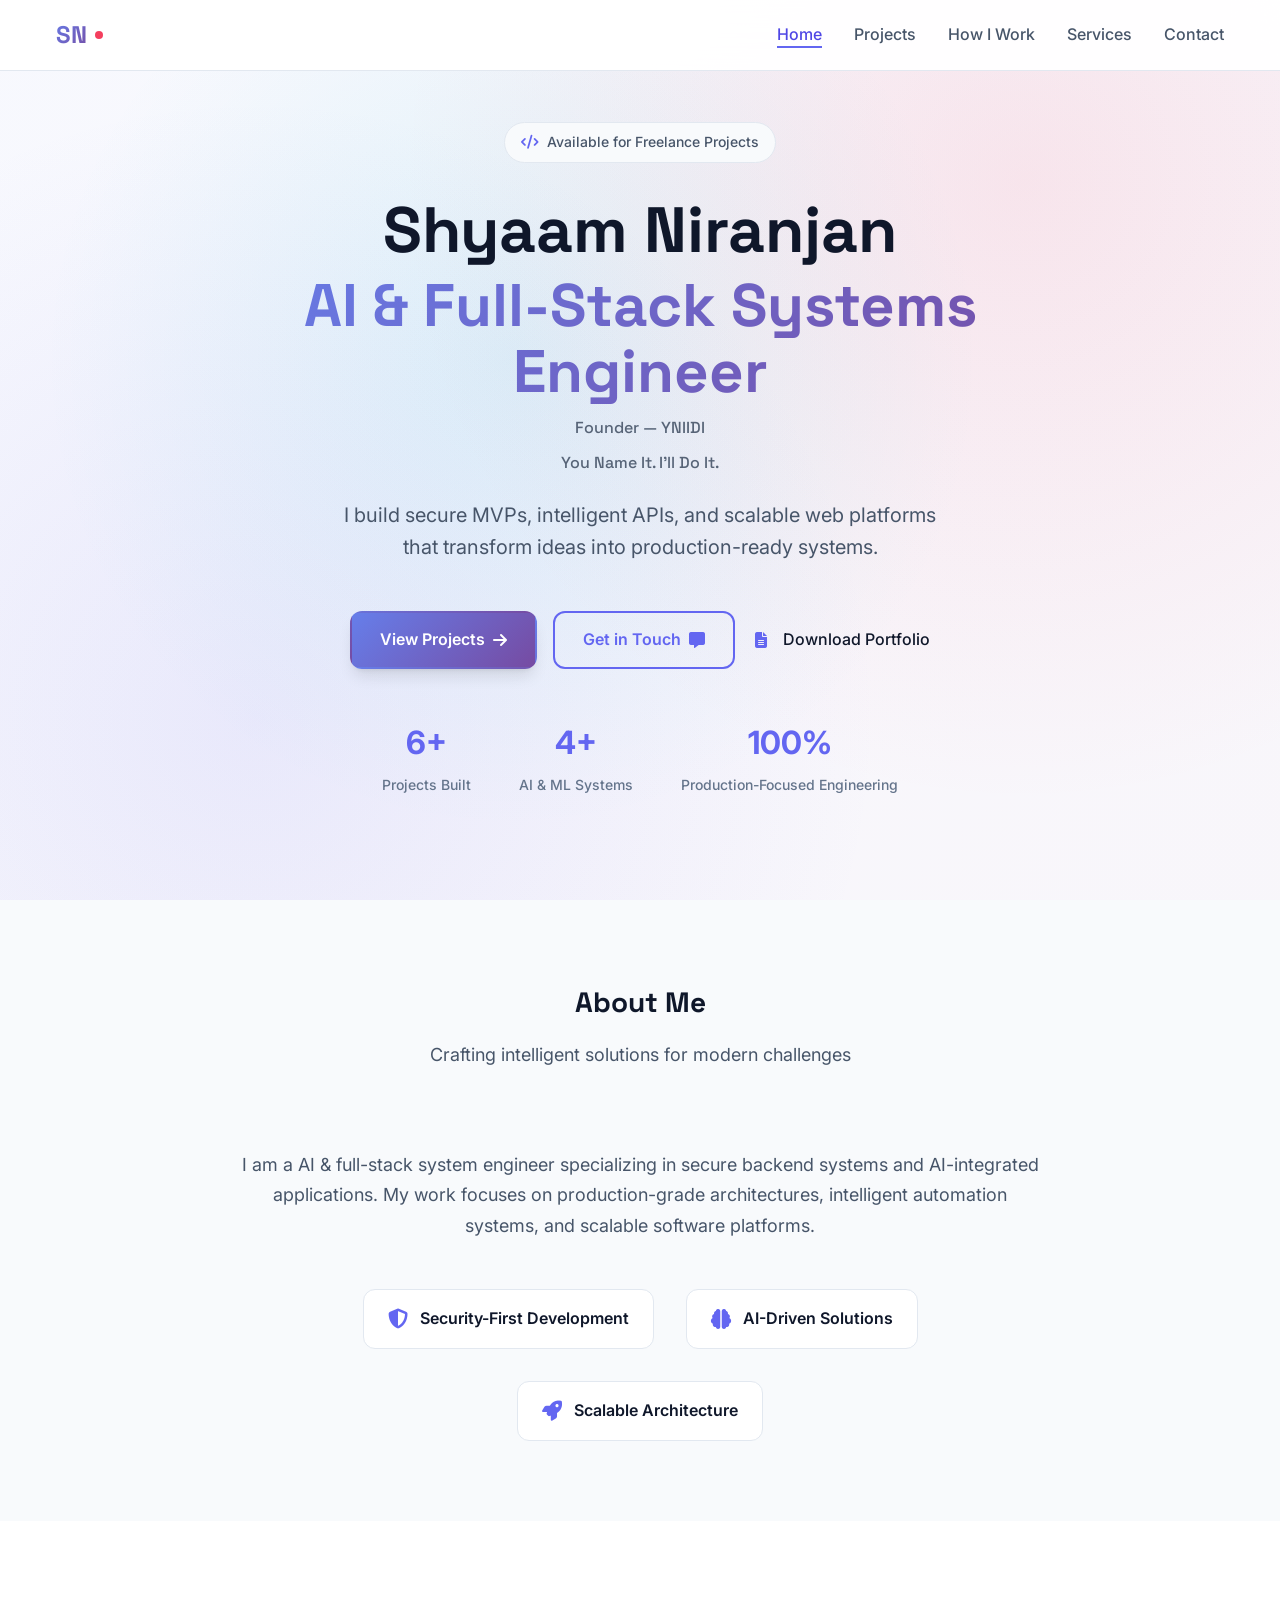
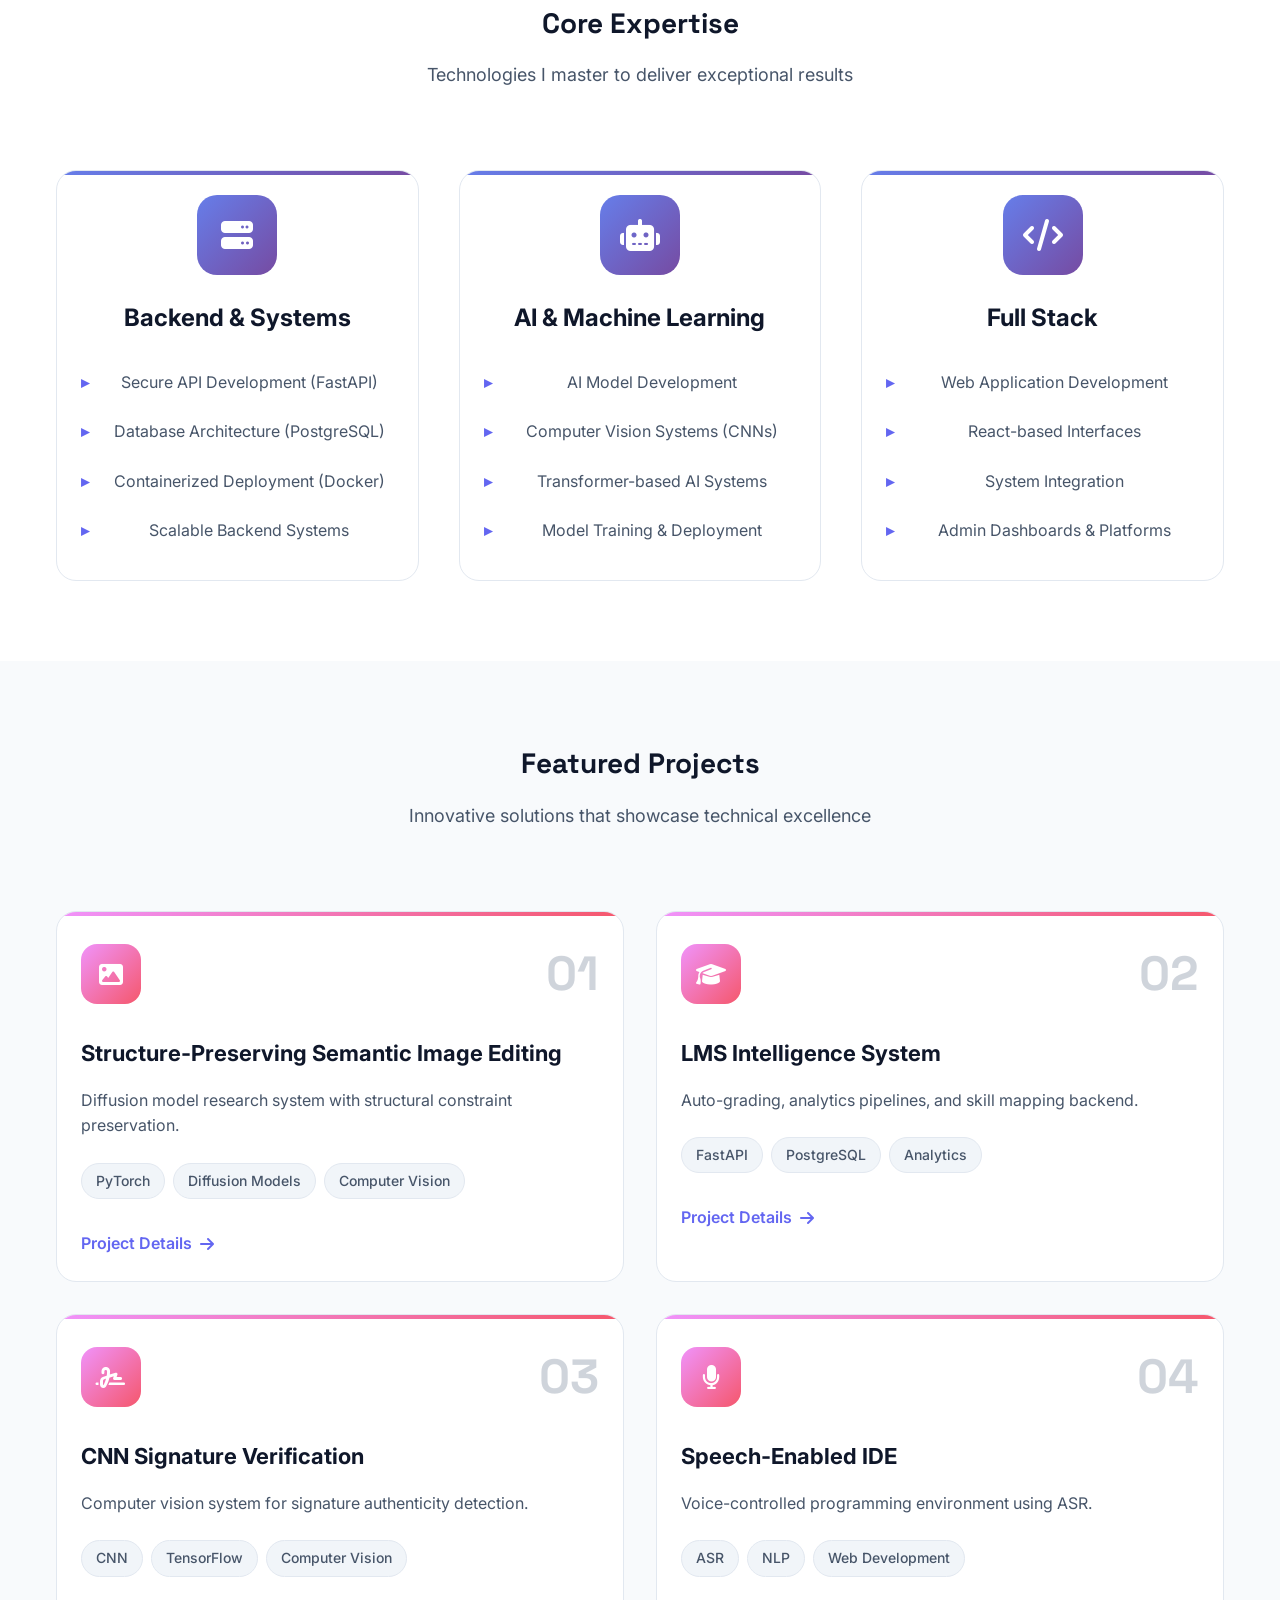
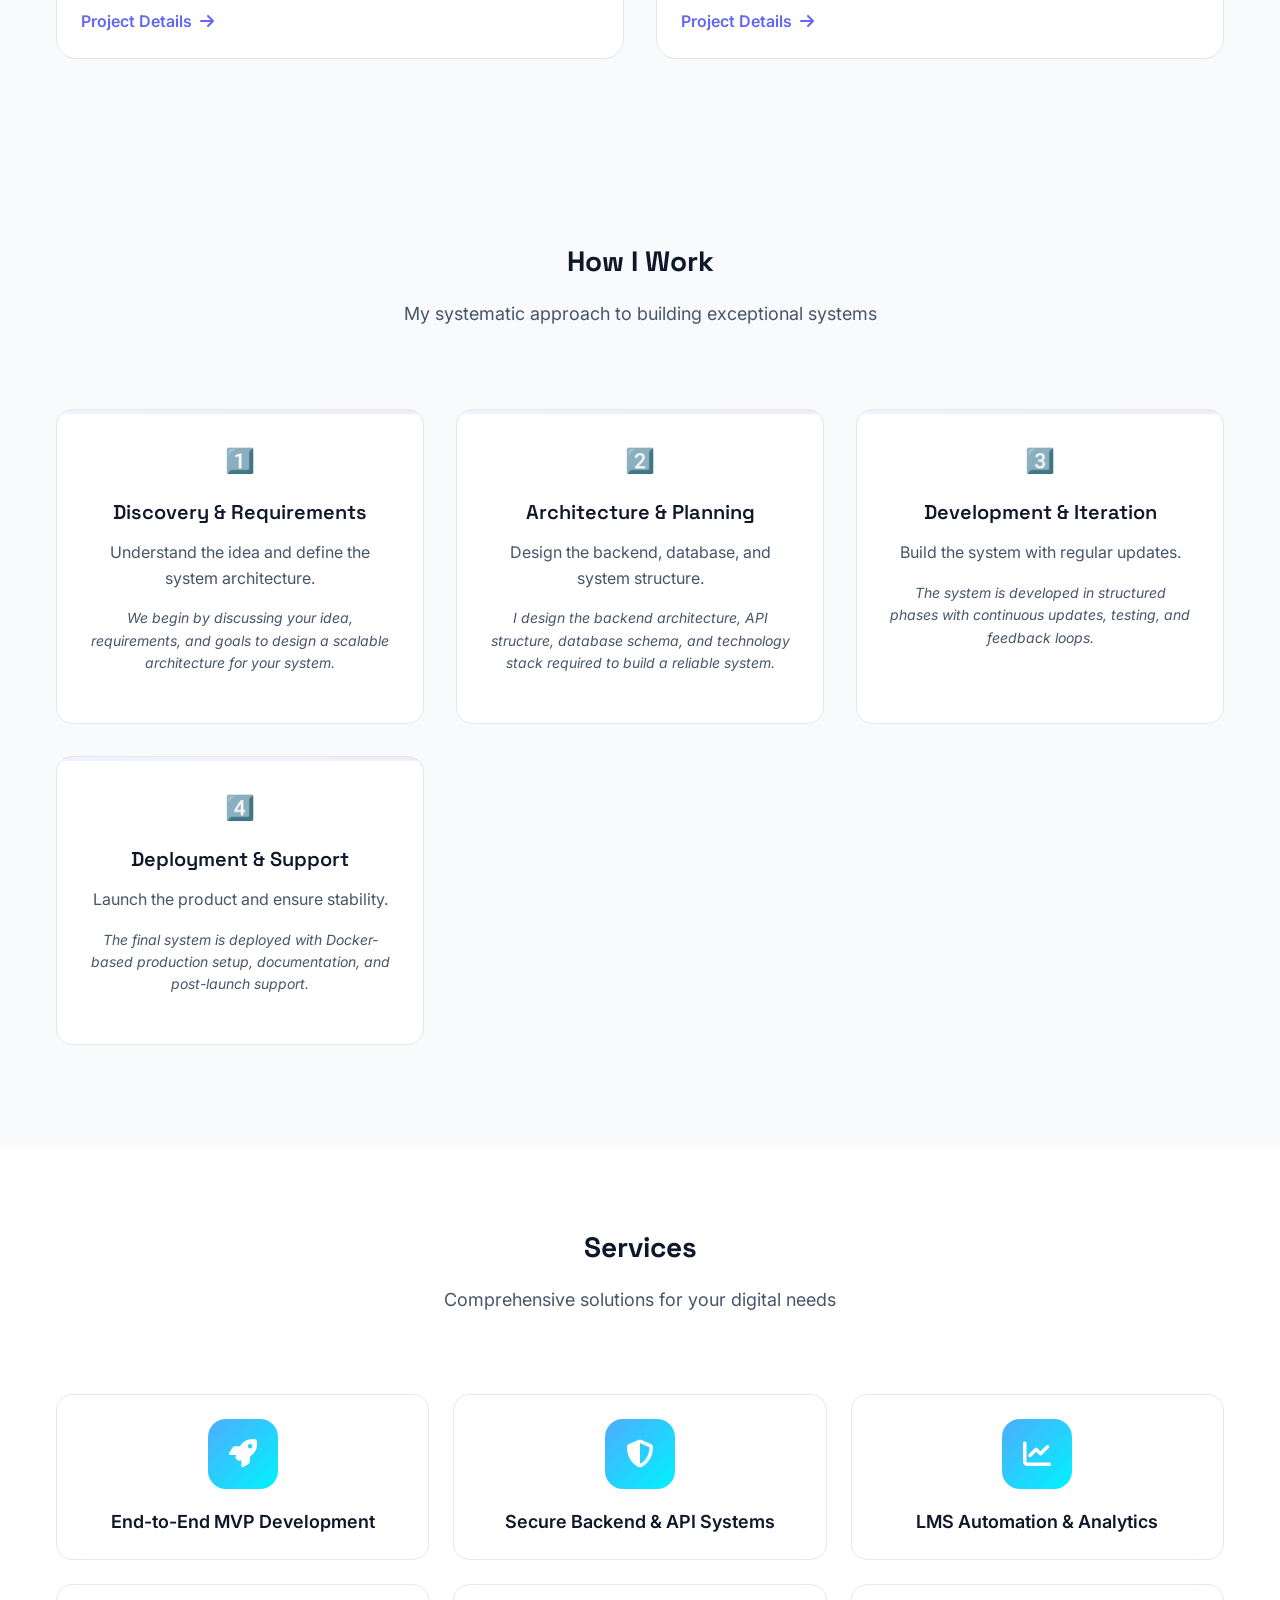
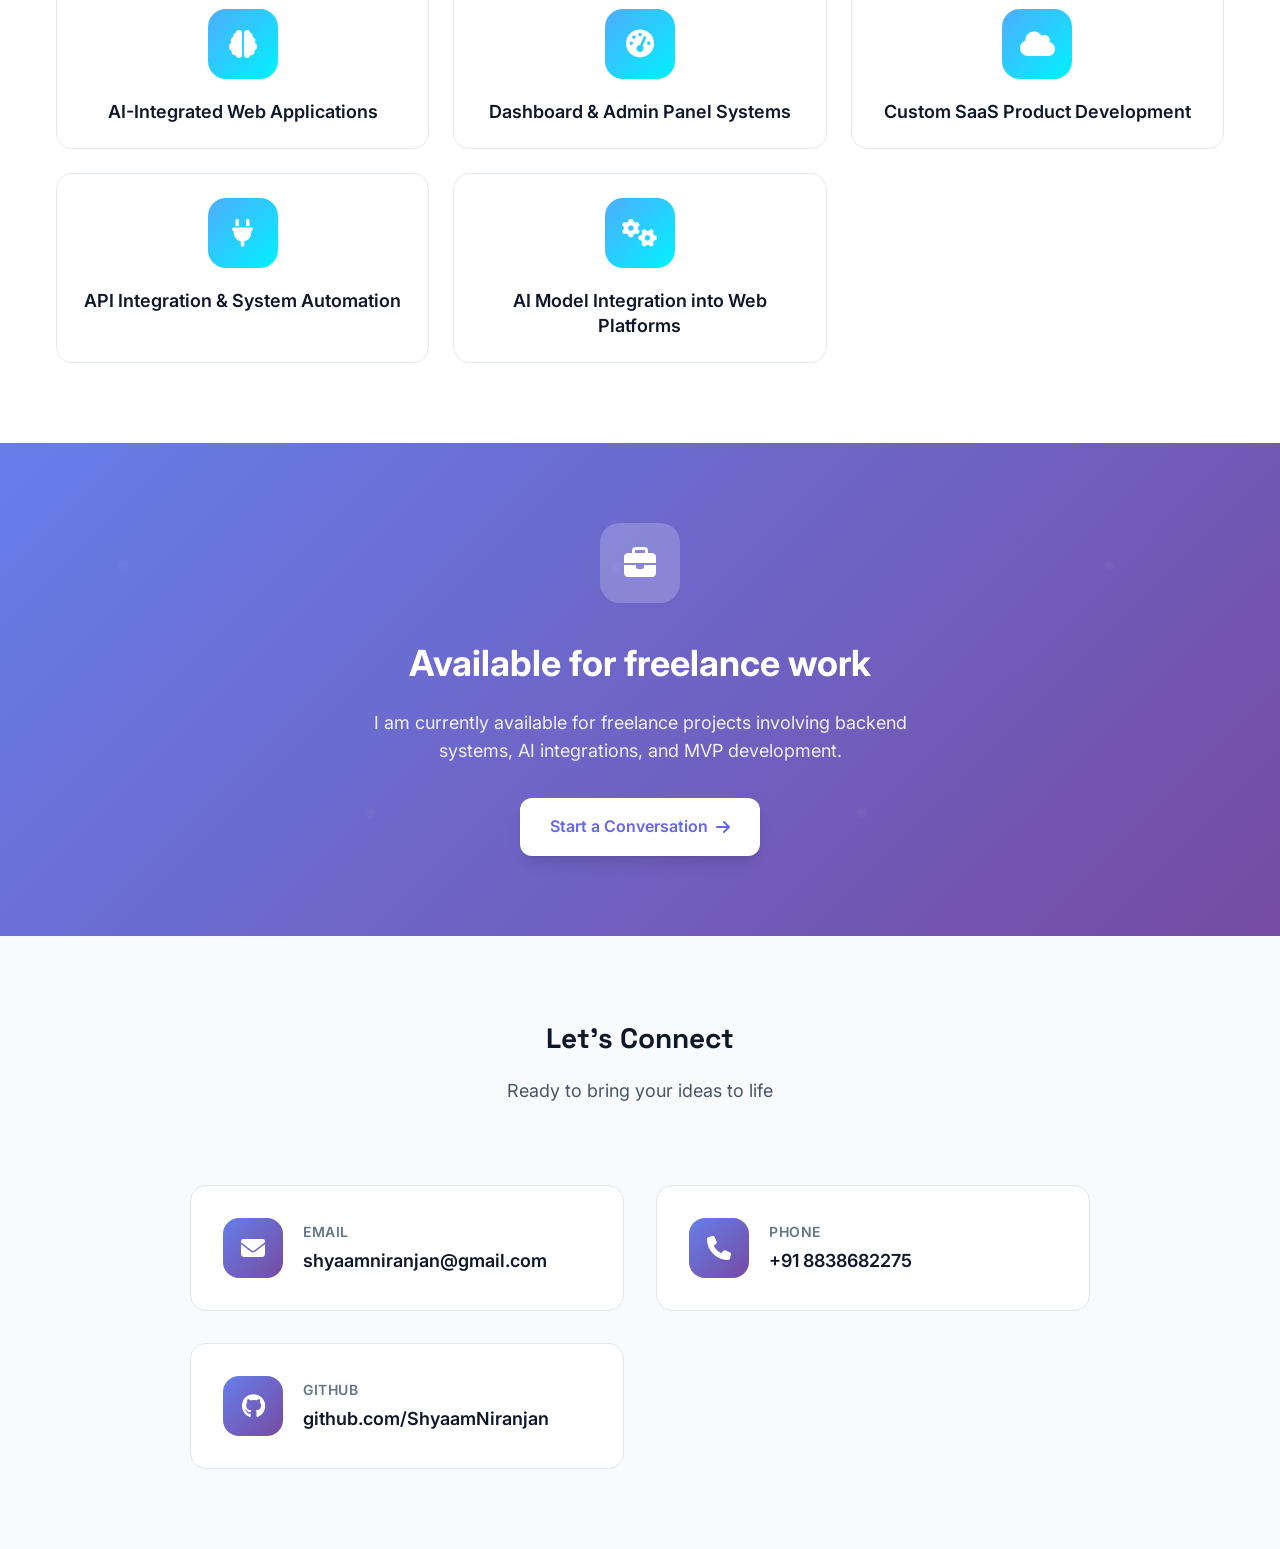
<file: index.html>
<!DOCTYPE html>
<html lang="en">
<head>
    <meta charset="UTF-8">
    <meta name="viewport" content="width=device-width, initial-scale=1.0">
    <title>Shyaam Niranjan - AI & Full-Stack Systems Engineer</title>
    <link rel="stylesheet" href="styles.css">
    <link rel="preconnect" href="https://fonts.googleapis.com">
    <link rel="preconnect" href="https://fonts.gstatic.com" crossorigin>
    <link href="https://fonts.googleapis.com/css2?family=Inter:wght@300;400;500;600;700;800;900&display=swap" rel="stylesheet">
    <link href="https://fonts.googleapis.com/css2?family=Space+Grotesk:wght@300;400;500;600;700&display=swap" rel="stylesheet">
    <link rel="stylesheet" href="https://cdnjs.cloudflare.com/ajax/libs/font-awesome/6.4.0/css/all.min.css">
</head>
<body>
    <!-- Navigation -->
    <nav class="navbar">
        <div class="nav-container">
            <a href="#home" class="nav-logo">
                <span class="logo-text">SN</span>
                <span class="logo-dot"></span>
            </a>
            <ul class="nav-menu">
                <li><a href="#home" class="nav-link">Home</a></li>
                <li><a href="#projects" class="nav-link">Projects</a></li>
                <li><a href="#how-i-work" class="nav-link">How I Work</a></li>
                <li><a href="#services" class="nav-link">Services</a></li>
                <li><a href="#contact" class="nav-link">Contact</a></li>
            </ul>
            <div class="nav-toggle">
                <span></span>
                <span></span>
                <span></span>
            </div>
        </div>
    </nav>

    <!-- Hero Section -->
    <section id="home" class="hero">
        <div class="hero-bg">
            <div class="hero-gradient"></div>
            <div class="hero-pattern"></div>
        </div>
        <div class="container">
            <div class="hero-content">
                <div class="hero-badge">
                    <i class="fas fa-code"></i>
                    <span>Available for Freelance Projects</span>
                </div>
                <h1 class="hero-title">
                    <span class="title-line">Shyaam Niranjan</span>
                    <span class="title-gradient">AI & Full-Stack Systems Engineer</span>
                    <span class="title-subtitle">Founder — YNIIDI<br>You Name It. I'll Do It.</span>
                </h1>
                <p class="hero-description">I build secure MVPs, intelligent APIs, and scalable web platforms that transform ideas into production-ready systems.</p>
                <div class="hero-buttons">
                    <a href="#projects" class="btn btn-primary">
                        <span>View Projects</span>
                        <i class="fas fa-arrow-right"></i>
                    </a>
                    <a href="#contact" class="btn btn-secondary">
                        <span>Get in Touch</span>
                        <i class="fas fa-message"></i>
                    </a>
                    <a href="ShyaamNiranjan_Portfolio.pdf" target="_blank" class="sidebar-link">
                        <i class="fas fa-file-alt"></i>
                        <span>Download Portfolio</span>
                    </a>
                </div>
                <div class="hero-stats">
                    <div class="stat-item">
                        <span class="stat-number">6+</span>
                        <span class="stat-label">Projects Built</span>
                    </div>
                    <div class="stat-item">
                        <span class="stat-number">4+</span>
                        <span class="stat-label">AI & ML Systems</span>
                    </div>
                    <div class="stat-item">
                        <span class="stat-number">100%</span>
                        <span class="stat-label">Production-Focused Engineering</span>
                    </div>
                </div>
            </div>
        </div>
    </section>

    <!-- About Section -->
    <section id="about" class="about">
        <div class="container">
            <div class="section-header">
                <h2 class="section-title">About Me</h2>
                <p class="section-subtitle">Crafting intelligent solutions for modern challenges</p>
            </div>
            <div class="about-content">
                <div class="about-text">
                    <p>I am a AI & full-stack system engineer specializing in secure backend systems and AI-integrated applications. My work focuses on production-grade architectures, intelligent automation systems, and scalable software platforms.</p>
                    <div class="about-highlights">
                        <div class="highlight-item">
                            <i class="fas fa-shield-alt"></i>
                            <span>Security-First Development</span>
                        </div>
                        <div class="highlight-item">
                            <i class="fas fa-brain"></i>
                            <span>AI-Driven Solutions</span>
                        </div>
                        <div class="highlight-item">
                            <i class="fas fa-rocket"></i>
                            <span>Scalable Architecture</span>
                        </div>
                    </div>
                </div>
            </div>
        </div>
    </section>

    <!-- Core Expertise Section -->
    <section id="expertise" class="expertise">
        <div class="container">
            <div class="section-header">
                <h2 class="section-title">Core Expertise</h2>
                <p class="section-subtitle">Technologies I master to deliver exceptional results</p>
            </div>
            <div class="expertise-grid">
                <div class="expertise-category">
                    <div class="expertise-icon">
                        <i class="fas fa-server"></i>
                    </div>
                    <h3>Backend & Systems</h3>
                    <ul>
                        <li>Secure API Development (FastAPI)</li>
                        <li>Database Architecture (PostgreSQL)</li>
                        <li>Containerized Deployment (Docker)</li>
                        <li>Scalable Backend Systems</li>
                    </ul>
                </div>
                <div class="expertise-category">
                    <div class="expertise-icon">
                        <i class="fas fa-robot"></i>
                    </div>
                    <h3>AI & Machine Learning</h3>
                    <ul>
                        <li>AI Model Development</li>
                        <li>Computer Vision Systems (CNNs)</li>
                        <li>Transformer-based AI Systems</li>
                        <li>Model Training & Deployment</li>
                    </ul>
                </div>
                <div class="expertise-category">
                    <div class="expertise-icon">
                        <i class="fas fa-code"></i>
                    </div>
                    <h3>Full Stack</h3>
                    <ul>
                        <li>Web Application Development</li>
                        <li>React-based Interfaces</li>
                        <li>System Integration</li>
                        <li>Admin Dashboards & Platforms</li>
                    </ul>
                </div>
            </div>
        </div>
    </section>

    <!-- Featured Projects Section -->
    <section id="projects" class="projects">
        <div class="container">
            <div class="section-header">
                <h2 class="section-title">Featured Projects</h2>
                <p class="section-subtitle">Innovative solutions that showcase technical excellence</p>
            </div>
            <div class="projects-grid">
                <div class="project-card">
                    <div class="project-header">
                        <div class="project-icon">
                            <i class="fas fa-image"></i>
                        </div>
                        <div class="project-number">01</div>
                    </div>
                    <h3>Structure-Preserving Semantic Image Editing</h3>
                    <p>Diffusion model research system with structural constraint preservation.</p>
                    <div class="project-tech">
                        <span class="tech-tag">PyTorch</span>
                        <span class="tech-tag">Diffusion Models</span>
                        <span class="tech-tag">Computer Vision</span>
                    </div>
                    <a href="projects/structure-preserving-image-editing.html" class="project-link">
                        <span>Project Details</span>
                        <i class="fas fa-arrow-right"></i>
                    </a>
                </div>
                <div class="project-card">
                    <div class="project-header">
                        <div class="project-icon">
                            <i class="fas fa-graduation-cap"></i>
                        </div>
                        <div class="project-number">02</div>
                    </div>
                    <h3>LMS Intelligence System</h3>
                    <p>Auto-grading, analytics pipelines, and skill mapping backend.</p>
                    <div class="project-tech">
                        <span class="tech-tag">FastAPI</span>
                        <span class="tech-tag">PostgreSQL</span>
                        <span class="tech-tag">Analytics</span>
                    </div>
                    <a href="projects/lms-intelligence-system.html" class="project-link">
                        <span>Project Details</span>
                        <i class="fas fa-arrow-right"></i>
                    </a>
                </div>
                <div class="project-card">
                    <div class="project-header">
                        <div class="project-icon">
                            <i class="fas fa-signature"></i>
                        </div>
                        <div class="project-number">03</div>
                    </div>
                    <h3>CNN Signature Verification</h3>
                    <p>Computer vision system for signature authenticity detection.</p>
                    <div class="project-tech">
                        <span class="tech-tag">CNN</span>
                        <span class="tech-tag">TensorFlow</span>
                        <span class="tech-tag">Computer Vision</span>
                    </div>
                    <a href="projects/cnn-signature-verification.html" class="project-link">
                        <span>Project Details</span>
                        <i class="fas fa-arrow-right"></i>
                    </a>
                </div>
                <div class="project-card">
                    <div class="project-header">
                        <div class="project-icon">
                            <i class="fas fa-microphone"></i>
                        </div>
                        <div class="project-number">04</div>
                    </div>
                    <h3>Speech-Enabled IDE</h3>
                    <p>Voice-controlled programming environment using ASR.</p>
                    <div class="project-tech">
                        <span class="tech-tag">ASR</span>
                        <span class="tech-tag">NLP</span>
                        <span class="tech-tag">Web Development</span>
                    </div>
                    <a href="projects/speech-enabled-ide.html" class="project-link">
                        <span>Project Details</span>
                        <i class="fas fa-arrow-right"></i>
                    </a>
                </div>
            </div>
        </div>
    </section>

    <!-- How I Work Section -->
    <section id="how-i-work" class="how-i-work">
        <div class="container">
            <div class="section-header">
                <h2 class="section-title">How I Work</h2>
                <p class="section-subtitle">My systematic approach to building exceptional systems</p>
            </div>
            <div class="process-grid">
                <div class="process-step">
                    <div class="step-number">1️⃣</div>
                    <h3>Discovery & Requirements</h3>
                    <p>Understand the idea and define the system architecture.</p>
                    <p class="step-example">We begin by discussing your idea, requirements, and goals to design a scalable architecture for your system.</p>
                </div>
                <div class="process-step">
                    <div class="step-number">2️⃣</div>
                    <h3>Architecture & Planning</h3>
                    <p>Design the backend, database, and system structure.</p>
                    <p class="step-example">I design the backend architecture, API structure, database schema, and technology stack required to build a reliable system.</p>
                </div>
                <div class="process-step">
                    <div class="step-number">3️⃣</div>
                    <h3>Development & Iteration</h3>
                    <p>Build the system with regular updates.</p>
                    <p class="step-example">The system is developed in structured phases with continuous updates, testing, and feedback loops.</p>
                </div>
                <div class="process-step">
                    <div class="step-number">4️⃣</div>
                    <h3>Deployment & Support</h3>
                    <p>Launch the product and ensure stability.</p>
                    <p class="step-example">The final system is deployed with Docker-based production setup, documentation, and post-launch support.</p>
                </div>
            </div>
        </div>
    </section>

    <!-- Services Section -->
    <section id="services" class="services">
        <div class="container">
            <div class="section-header">
                <h2 class="section-title">Services</h2>
                <p class="section-subtitle">Comprehensive solutions for your digital needs</p>
            </div>
            <div class="services-grid">
                <div class="service-item">
                    <div class="service-icon">
                        <i class="fas fa-rocket"></i>
                    </div>
                    <h3>End-to-End MVP Development</h3>
                </div>
                <div class="service-item">
                    <div class="service-icon">
                        <i class="fas fa-shield-alt"></i>
                    </div>
                    <h3>Secure Backend & API Systems</h3>
                </div>
                <div class="service-item">
                    <div class="service-icon">
                        <i class="fas fa-chart-line"></i>
                    </div>
                    <h3>LMS Automation & Analytics</h3>
                </div>
                <div class="service-item">
                    <div class="service-icon">
                        <i class="fas fa-brain"></i>
                    </div>
                    <h3>AI-Integrated Web Applications</h3>
                </div>
                <div class="service-item">
                    <div class="service-icon">
                        <i class="fas fa-tachometer-alt"></i>
                    </div>
                    <h3>Dashboard & Admin Panel Systems</h3>
                </div>
                <div class="service-item">
                    <div class="service-icon">
                        <i class="fas fa-cloud"></i>
                    </div>
                    <h3>Custom SaaS Product Development</h3>
                </div>
                <div class="service-item">
                    <div class="service-icon">
                        <i class="fas fa-plug"></i>
                    </div>
                    <h3>API Integration & System Automation</h3>
                </div>
                <div class="service-item">
                    <div class="service-icon">
                        <i class="fas fa-cogs"></i>
                    </div>
                    <h3>AI Model Integration into Web Platforms</h3>
                </div>
            </div>
        </div>
    </section>

    <!-- Available for Work Section -->
    <section class="available">
        <div class="container">
            <div class="available-content">
                <div class="available-icon">
                    <i class="fas fa-briefcase"></i>
                </div>
                <h3>Available for freelance work</h3>
                <p>I am currently available for freelance projects involving backend systems, AI integrations, and MVP development.</p>
                <a href="#contact" class="btn btn-primary">
                    <span>Start a Conversation</span>
                    <i class="fas fa-arrow-right"></i>
                </a>
            </div>
        </div>
    </section>

    <!-- Contact Section -->
    <section id="contact" class="contact">
        <div class="container">
            <div class="section-header">
                <h2 class="section-title">Let's Connect</h2>
                <p class="section-subtitle">Ready to bring your ideas to life</p>
            </div>
            <div class="contact-info">
                <div class="contact-item">
                    <div class="contact-icon">
                        <i class="fas fa-envelope"></i>
                    </div>
                    <div class="contact-details">
                        <strong>Email</strong>
                        <a href="mailto:shyaamniranjan@gmail.com">shyaamniranjan@gmail.com</a>
                    </div>
                </div>
                <div class="contact-item">
                    <div class="contact-icon">
                        <i class="fas fa-phone"></i>
                    </div>
                    <div class="contact-details">
                        <strong>Phone</strong>
                        <a href="tel:+918838682275">+91 8838682275</a>
                    </div>
                </div>
                <div class="contact-item">
                    <div class="contact-icon">
                        <i class="fab fa-github"></i>
                    </div>
                    <div class="contact-details">
                        <strong>GitHub</strong>
                        <a href="https://github.com/ShyaamNiranjan" target="_blank">github.com/ShyaamNiranjan</a>
                    </div>
                </div>
            </div>
        </div>
    </section>

    <script src="script.js"></script>
</body>
</html>
</file>
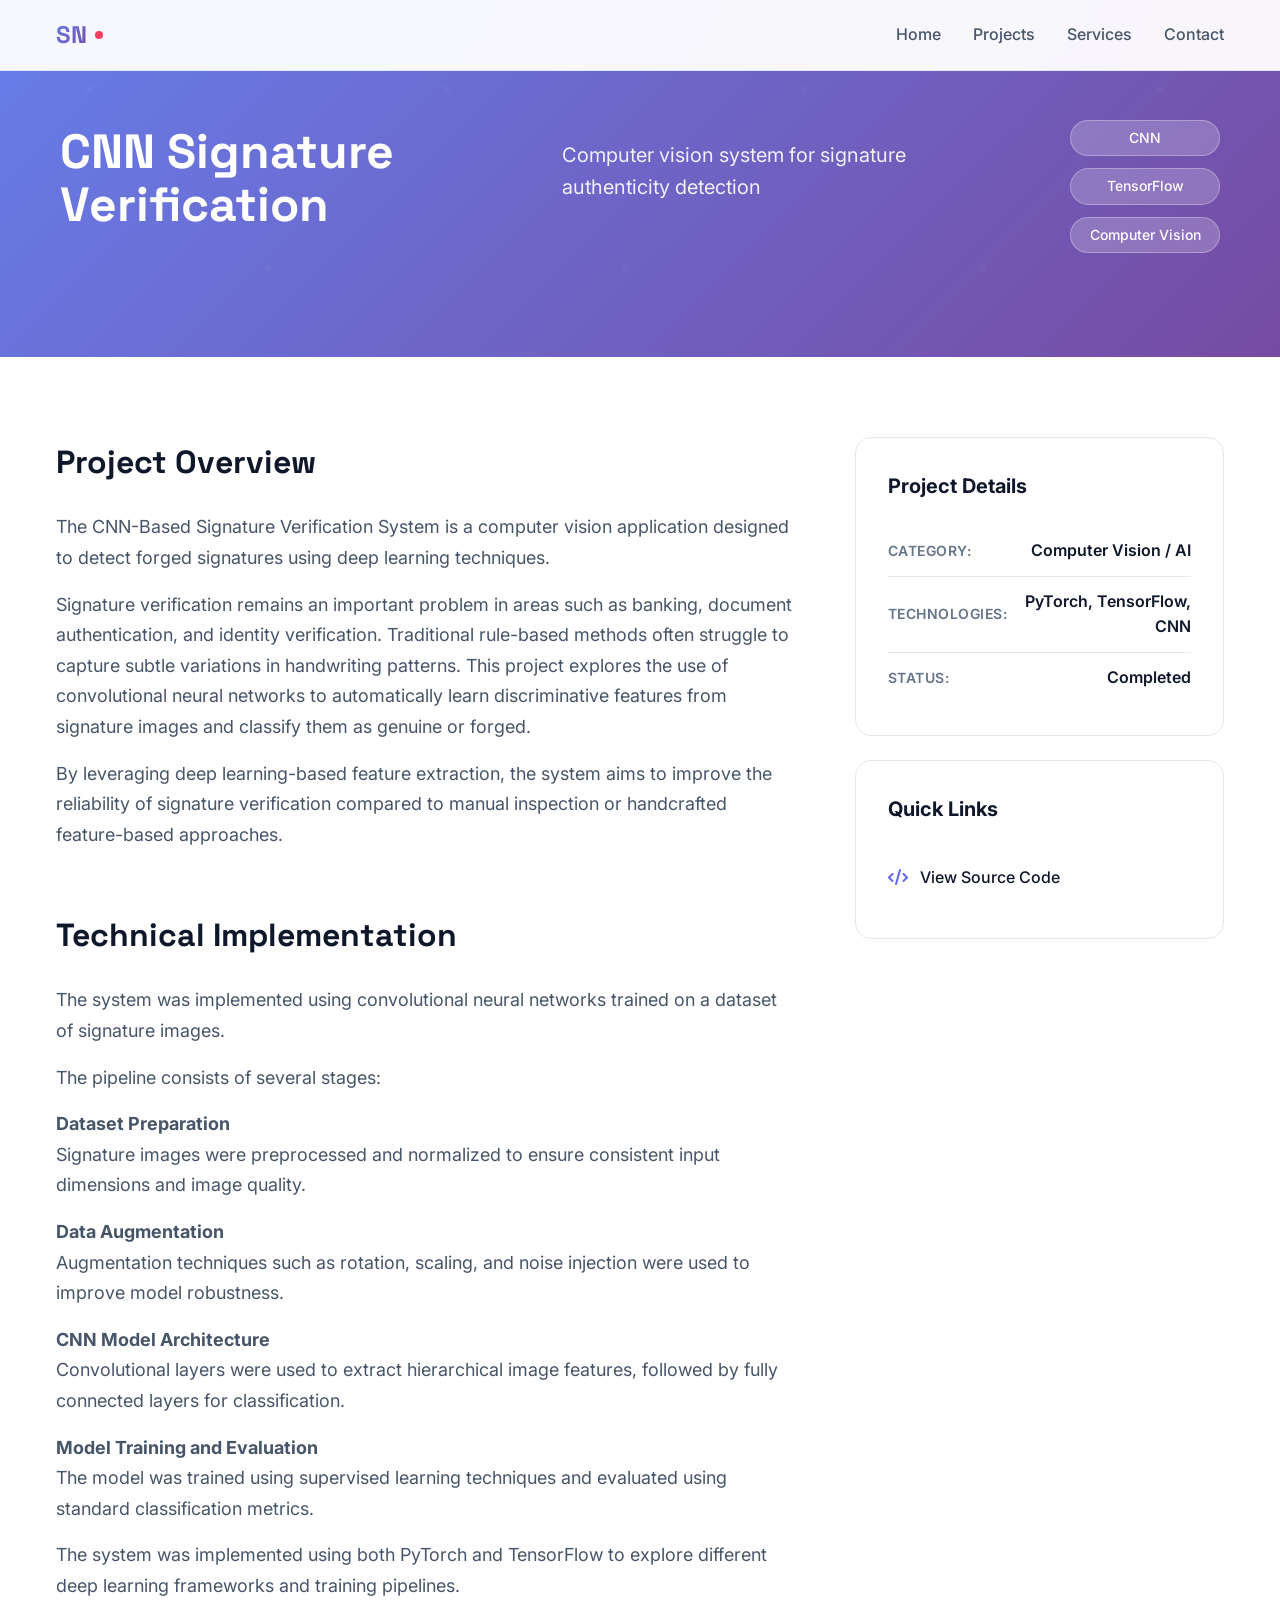
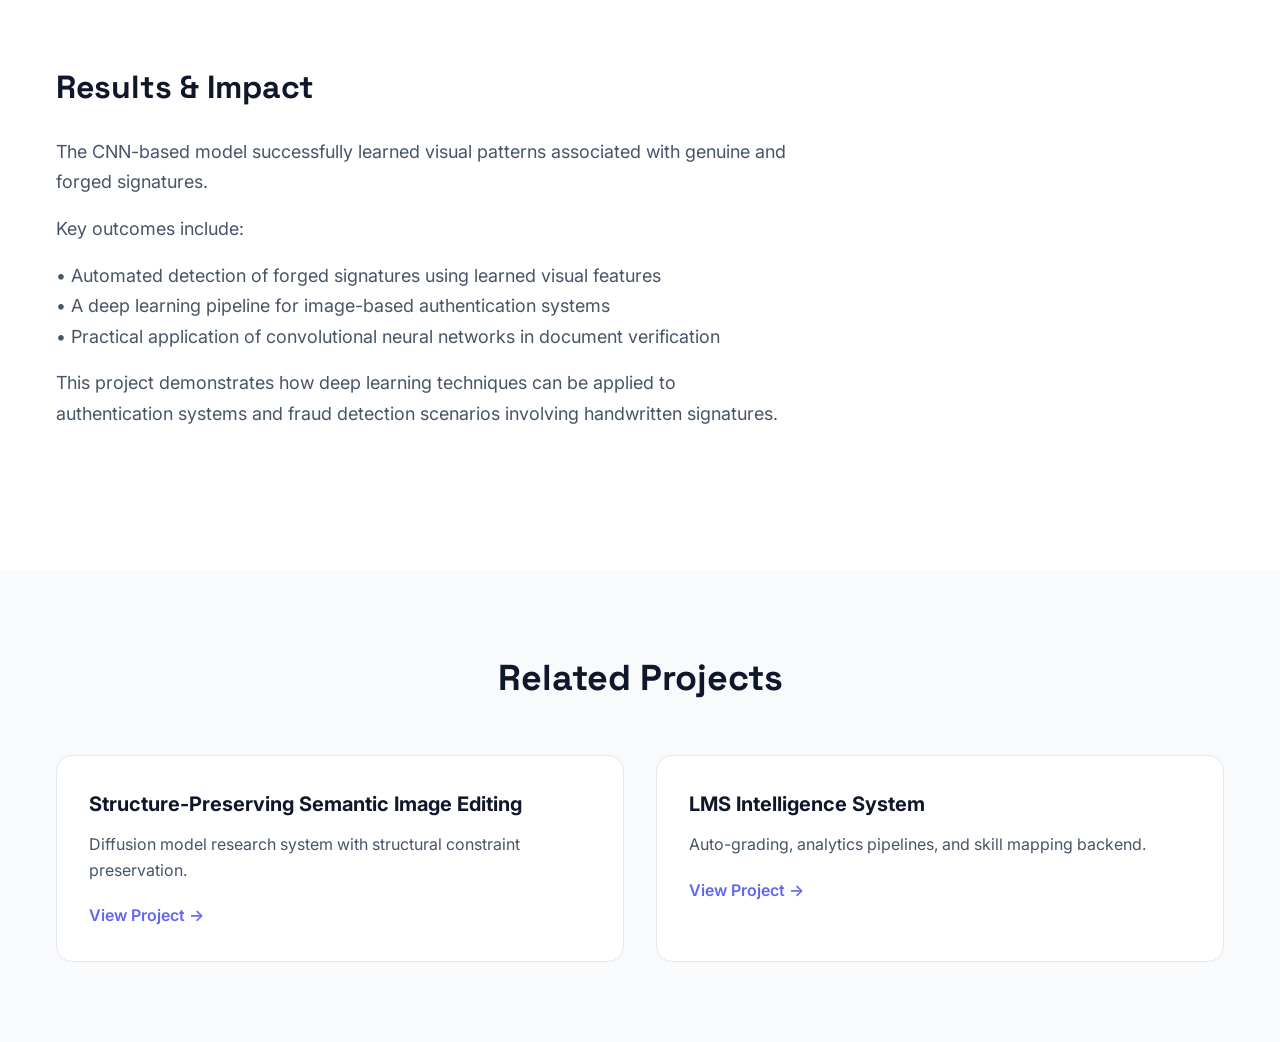
<file: projects/cnn-signature-verification.html>
<!DOCTYPE html>
<html lang="en">
<head>
    <meta charset="UTF-8">
    <meta name="viewport" content="width=device-width, initial-scale=1.0">
    <title>CNN Signature Verification - Shyaam Niranjan</title>
    <link rel="stylesheet" href="../styles.css">
    <link rel="preconnect" href="https://fonts.googleapis.com">
    <link rel="preconnect" href="https://fonts.gstatic.com" crossorigin>
    <link href="https://fonts.googleapis.com/css2?family=Inter:wght@300;400;500;600;700;800;900&display=swap" rel="stylesheet">
    <link href="https://fonts.googleapis.com/css2?family=Space+Grotesk:wght@300;400;500;600;700&display=swap" rel="stylesheet">
    <link rel="stylesheet" href="https://cdnjs.cloudflare.com/ajax/libs/font-awesome/6.4.0/css/all.min.css">
</head>
<body>
    <!-- Navigation -->
    <nav class="navbar">
        <div class="nav-container">
            <a href="../index.html" class="nav-logo">
                <span class="logo-text">SN</span>
                <span class="logo-dot"></span>
            </a>
            <ul class="nav-menu">
                <li><a href="../index.html" class="nav-link">Home</a></li>
                <li><a href="../index.html#projects" class="nav-link">Projects</a></li>
                <li><a href="../index.html#services" class="nav-link">Services</a></li>
                <li><a href="../index.html#contact" class="nav-link">Contact</a></li>
            </ul>
        </div>
    </nav>

    <!-- Project Hero -->
    <section class="project-hero">
        <div class="container">
            <div class="project-header">
                <div class="project-breadcrumb">
                    <a href="../index.html">Home</a>
                    <i class="fas fa-chevron-right"></i>
                    <a href="../index.html#projects">Projects</a>
                    <i class="fas fa-chevron-right"></i>
                    <span>CNN Signature Verification</span>
                </div>
                <h1 class="project-title">CNN Signature Verification</h1>
                <p class="project-subtitle">Computer vision system for signature authenticity detection</p>
                <div class="project-tech-hero">
                    <span class="tech-tag">CNN</span>
                    <span class="tech-tag">TensorFlow</span>
                    <span class="tech-tag">Computer Vision</span>
                </div>
            </div>
        </div>
    </section>

    <!-- Project Content -->
    <section class="project-content">
        <div class="container">
            <div class="project-grid">
                <div class="project-main">
                    <div class="content-section">
                        <h2>Project Overview</h2>
                        <p>The CNN-Based Signature Verification System is a computer vision application designed to detect forged signatures using deep learning techniques.</p>
                        <p>Signature verification remains an important problem in areas such as banking, document authentication, and identity verification. Traditional rule-based methods often struggle to capture subtle variations in handwriting patterns. This project explores the use of convolutional neural networks to automatically learn discriminative features from signature images and classify them as genuine or forged.</p>
                        <p>By leveraging deep learning-based feature extraction, the system aims to improve the reliability of signature verification compared to manual inspection or handcrafted feature-based approaches.</p>
                    </div>
                    
                    <div class="content-section">
                        <h2>Technical Implementation</h2>
                        <p>The system was implemented using convolutional neural networks trained on a dataset of signature images.</p>
                        <p>The pipeline consists of several stages:</p>
                        <p><strong>Dataset Preparation</strong><br>Signature images were preprocessed and normalized to ensure consistent input dimensions and image quality.</p>
                        <p><strong>Data Augmentation</strong><br>Augmentation techniques such as rotation, scaling, and noise injection were used to improve model robustness.</p>
                        <p><strong>CNN Model Architecture</strong><br>Convolutional layers were used to extract hierarchical image features, followed by fully connected layers for classification.</p>
                        <p><strong>Model Training and Evaluation</strong><br>The model was trained using supervised learning techniques and evaluated using standard classification metrics.</p>
                        <p>The system was implemented using both PyTorch and TensorFlow to explore different deep learning frameworks and training pipelines.</p>
                    </div>
                    
                    <div class="content-section">
                        <h2>Results & Impact</h2>
                        <p>The CNN-based model successfully learned visual patterns associated with genuine and forged signatures.</p>
                        <p>Key outcomes include:</p>
                        <p>• Automated detection of forged signatures using learned visual features<br>• A deep learning pipeline for image-based authentication systems<br>• Practical application of convolutional neural networks in document verification</p>
                        <p>This project demonstrates how deep learning techniques can be applied to authentication systems and fraud detection scenarios involving handwritten signatures.</p>
                    </div>
                </div>
                
                <div class="project-sidebar">
                    <div class="sidebar-card">
                        <h3>Project Details</h3>
                        <div class="detail-item">
                            <span class="detail-label">Category:</span>
                            <span class="detail-value">Computer Vision / AI</span>
                        </div>
                        <div class="detail-item">
                            <span class="detail-label">Technologies:</span>
                            <span class="detail-value">PyTorch, TensorFlow, CNN</span>
                        </div>
                        <div class="detail-item">
                            <span class="detail-label">Status:</span>
                            <span class="detail-value">Completed</span>
                        </div>
                    </div>
                    
                    <div class="sidebar-card">
                        <h3>Quick Links</h3>
                        <a href="https://github.com/ShyaamNiranjan/Signature-Synchronization-Analyzer.git" target="_blank" class="sidebar-link">
                            <i class="fas fa-code"></i>
                            View Source Code
                        </a>
                    </div>
                </div>
            </div>
        </div>
    </section>

    <!-- Related Projects -->
    <section class="related-projects">
        <div class="container">
            <h2>Related Projects</h2>
            <div class="related-grid">
                <div class="related-card">
                    <h3>Structure-Preserving Semantic Image Editing</h3>
                    <p>Diffusion model research system with structural constraint preservation.</p>
                    <a href="structure-preserving-image-editing.html">View Project →</a>
                </div>
                <div class="related-card">
                    <h3>LMS Intelligence System</h3>
                    <p>Auto-grading, analytics pipelines, and skill mapping backend.</p>
                    <a href="lms-intelligence-system.html">View Project →</a>
                </div>
            </div>
        </div>
    </section>

    <script src="../script.js"></script>
</body>
</html>
</file>
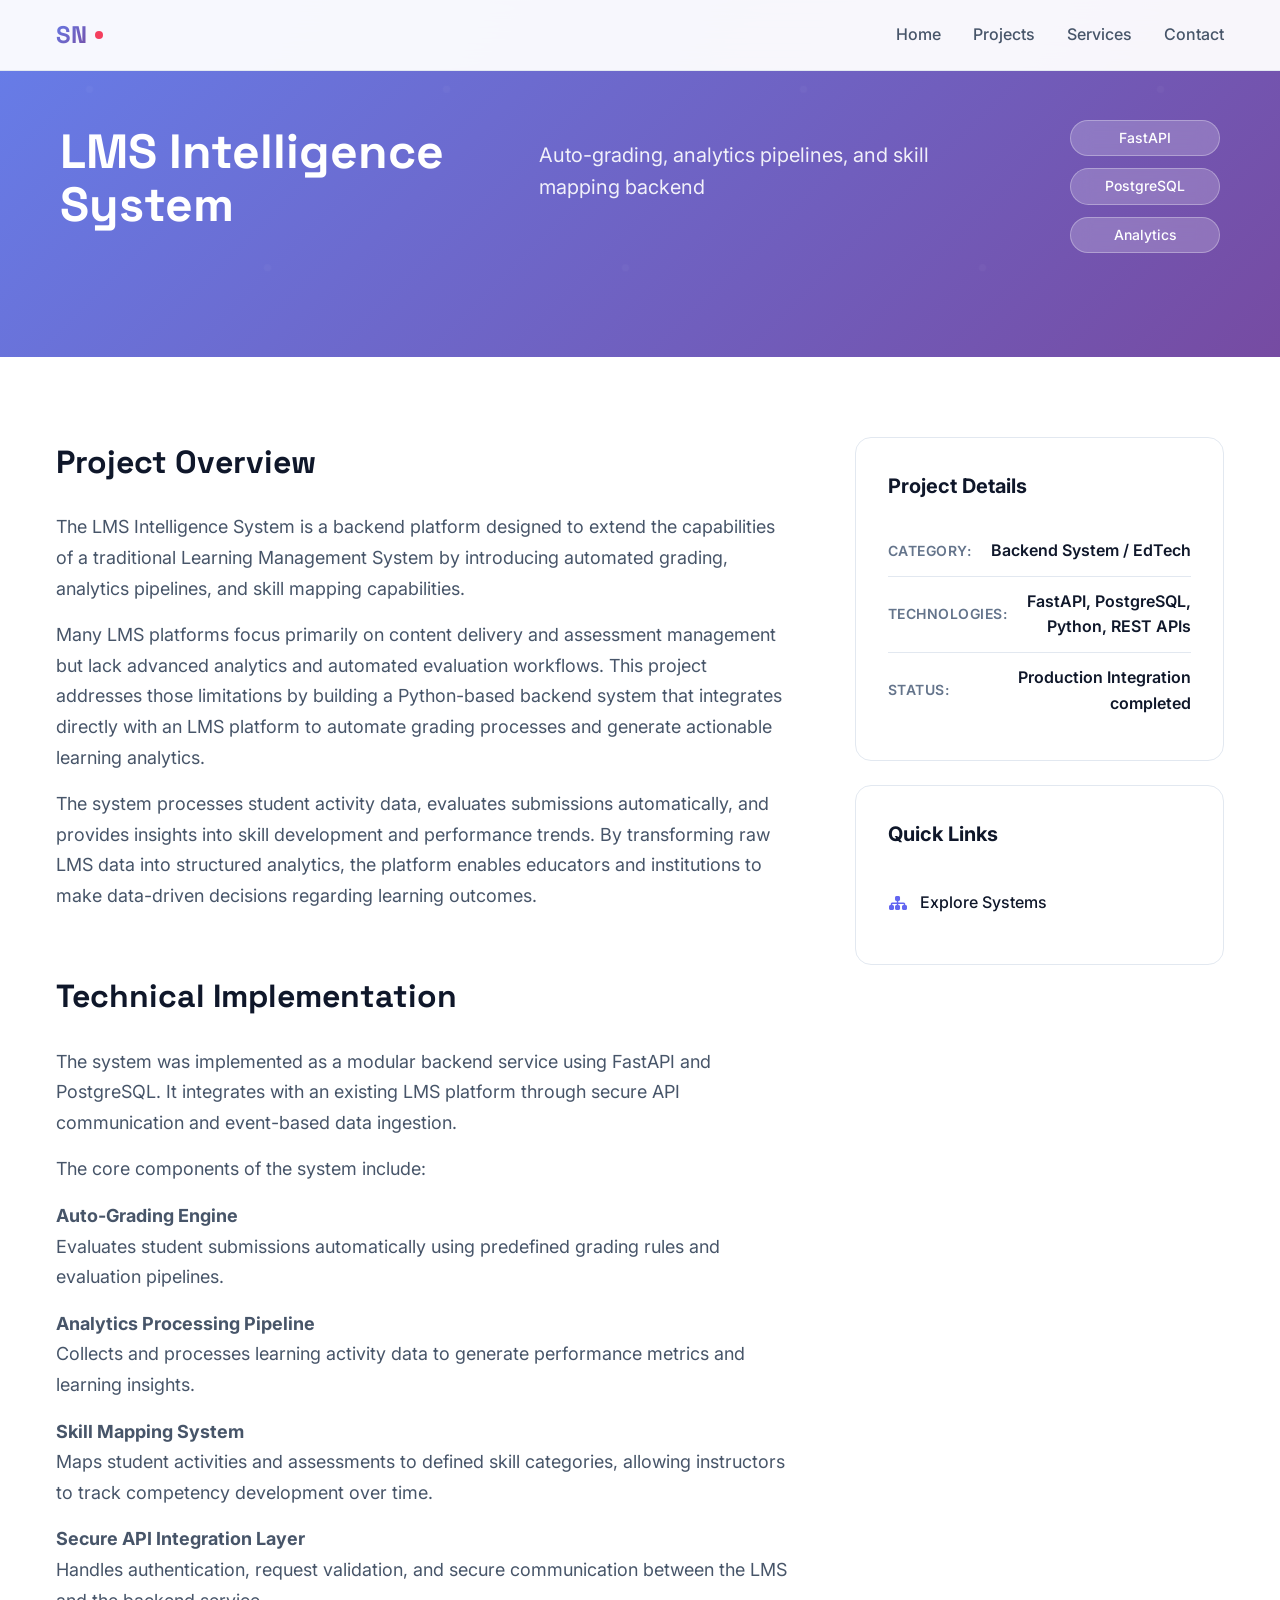
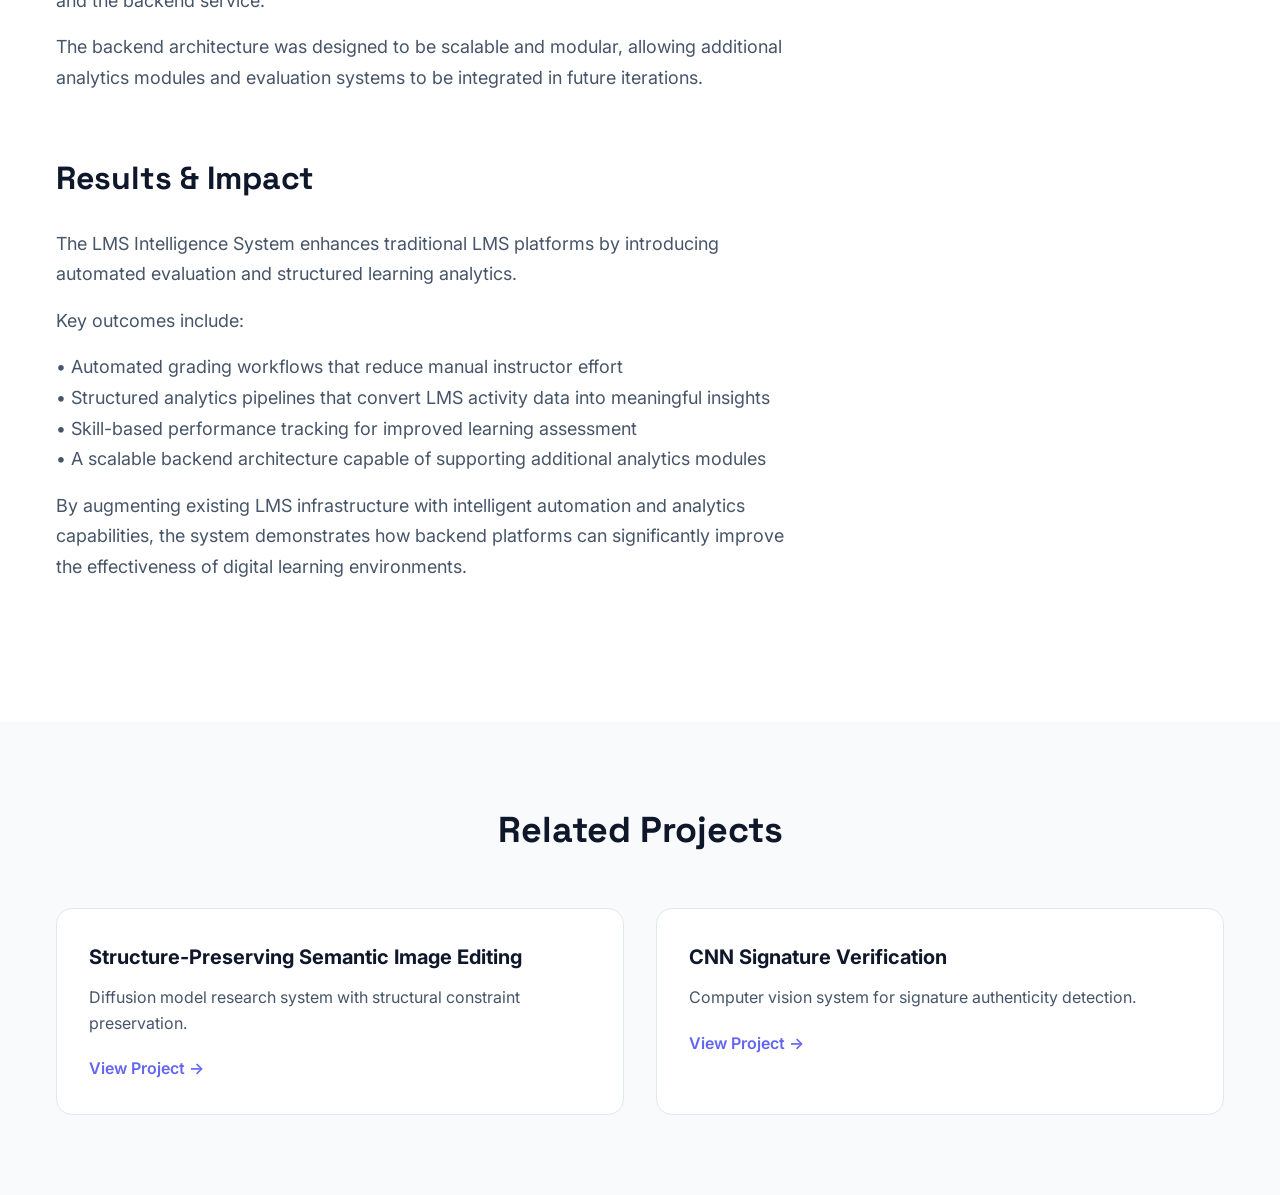
<file: projects/lms-intelligence-system.html>
<!DOCTYPE html>
<html lang="en">
<head>
    <meta charset="UTF-8">
    <meta name="viewport" content="width=device-width, initial-scale=1.0">
    <title>LMS Intelligence System - Shyaam Niranjan</title>
    <link rel="stylesheet" href="../styles.css">
    <link rel="preconnect" href="https://fonts.googleapis.com">
    <link rel="preconnect" href="https://fonts.gstatic.com" crossorigin>
    <link href="https://fonts.googleapis.com/css2?family=Inter:wght@300;400;500;600;700;800;900&display=swap" rel="stylesheet">
    <link href="https://fonts.googleapis.com/css2?family=Space+Grotesk:wght@300;400;500;600;700&display=swap" rel="stylesheet">
    <link rel="stylesheet" href="https://cdnjs.cloudflare.com/ajax/libs/font-awesome/6.4.0/css/all.min.css">
</head>
<body>
    <!-- Navigation -->
    <nav class="navbar">
        <div class="nav-container">
            <a href="../index.html" class="nav-logo">
                <span class="logo-text">SN</span>
                <span class="logo-dot"></span>
            </a>
            <ul class="nav-menu">
                <li><a href="../index.html" class="nav-link">Home</a></li>
                <li><a href="../index.html#projects" class="nav-link">Projects</a></li>
                <li><a href="../index.html#services" class="nav-link">Services</a></li>
                <li><a href="../index.html#contact" class="nav-link">Contact</a></li>
            </ul>
        </div>
    </nav>

    <!-- Project Hero -->
    <section class="project-hero">
        <div class="container">
            <div class="project-header">
                <div class="project-breadcrumb">
                    <a href="../index.html">Home</a>
                    <i class="fas fa-chevron-right"></i>
                    <a href="../index.html#projects">Projects</a>
                    <i class="fas fa-chevron-right"></i>
                    <span>LMS Intelligence System</span>
                </div>
                <h1 class="project-title">LMS Intelligence System</h1>
                <p class="project-subtitle">Auto-grading, analytics pipelines, and skill mapping backend</p>
                <div class="project-tech-hero">
                    <span class="tech-tag">FastAPI</span>
                    <span class="tech-tag">PostgreSQL</span>
                    <span class="tech-tag">Analytics</span>
                </div>
            </div>
        </div>
    </section>

    <!-- Project Content -->
    <section class="project-content">
        <div class="container">
            <div class="project-grid">
                <div class="project-main">
                    <div class="content-section">
                        <h2>Project Overview</h2>
                        <p>The LMS Intelligence System is a backend platform designed to extend the capabilities of a traditional Learning Management System by introducing automated grading, analytics pipelines, and skill mapping capabilities.</p>
                        <p>Many LMS platforms focus primarily on content delivery and assessment management but lack advanced analytics and automated evaluation workflows. This project addresses those limitations by building a Python-based backend system that integrates directly with an LMS platform to automate grading processes and generate actionable learning analytics.</p>
                        <p>The system processes student activity data, evaluates submissions automatically, and provides insights into skill development and performance trends. By transforming raw LMS data into structured analytics, the platform enables educators and institutions to make data-driven decisions regarding learning outcomes.</p>
                    </div>
                    
                    <div class="content-section">
                        <h2>Technical Implementation</h2>
                        <p>The system was implemented as a modular backend service using FastAPI and PostgreSQL. It integrates with an existing LMS platform through secure API communication and event-based data ingestion.</p>
                        <p>The core components of the system include:</p>
                        <p><strong>Auto-Grading Engine</strong><br>Evaluates student submissions automatically using predefined grading rules and evaluation pipelines.</p>
                        <p><strong>Analytics Processing Pipeline</strong><br>Collects and processes learning activity data to generate performance metrics and learning insights.</p>
                        <p><strong>Skill Mapping System</strong><br>Maps student activities and assessments to defined skill categories, allowing instructors to track competency development over time.</p>
                        <p><strong>Secure API Integration Layer</strong><br>Handles authentication, request validation, and secure communication between the LMS and the backend service.</p>
                        <p>The backend architecture was designed to be scalable and modular, allowing additional analytics modules and evaluation systems to be integrated in future iterations.</p>
                    </div>
                    
                    <div class="content-section">
                        <h2>Results & Impact</h2>
                        <p>The LMS Intelligence System enhances traditional LMS platforms by introducing automated evaluation and structured learning analytics.</p>
                        <p>Key outcomes include:</p>
                        <p>• Automated grading workflows that reduce manual instructor effort<br>• Structured analytics pipelines that convert LMS activity data into meaningful insights<br>• Skill-based performance tracking for improved learning assessment<br>• A scalable backend architecture capable of supporting additional analytics modules</p>
                        <p>By augmenting existing LMS infrastructure with intelligent automation and analytics capabilities, the system demonstrates how backend platforms can significantly improve the effectiveness of digital learning environments.</p>
                    </div>
                </div>
                
                <div class="project-sidebar">
                    <div class="sidebar-card">
                        <h3>Project Details</h3>
                        <div class="detail-item">
                            <span class="detail-label">Category:</span>
                            <span class="detail-value">Backend System / EdTech</span>
                        </div>
                        <div class="detail-item">
                            <span class="detail-label">Technologies:</span>
                            <span class="detail-value">FastAPI, PostgreSQL, Python, REST APIs</span>
                        </div>
                        <div class="detail-item">
                            <span class="detail-label">Status:</span>
                            <span class="detail-value">Production Integration completed</span>
                        </div>
                    </div>
                    
                    <div class="sidebar-card">
                        <h3>Quick Links</h3>
                        <a href="lms-system-architecture.html" class="sidebar-link">
                            <i class="fas fa-sitemap"></i>
                            Explore Systems
                        </a>
                    </div>
                </div>
            </div>
        </div>
    </section>

    <!-- Related Projects -->
    <section class="related-projects">
        <div class="container">
            <h2>Related Projects</h2>
            <div class="related-grid">
                <div class="related-card">
                    <h3>Structure-Preserving Semantic Image Editing</h3>
                    <p>Diffusion model research system with structural constraint preservation.</p>
                    <a href="structure-preserving-image-editing.html">View Project →</a>
                </div>
                <div class="related-card">
                    <h3>CNN Signature Verification</h3>
                    <p>Computer vision system for signature authenticity detection.</p>
                    <a href="cnn-signature-verification.html">View Project →</a>
                </div>
            </div>
        </div>
    </section>

    <script src="../script.js"></script>
</body>
</html>
</file>
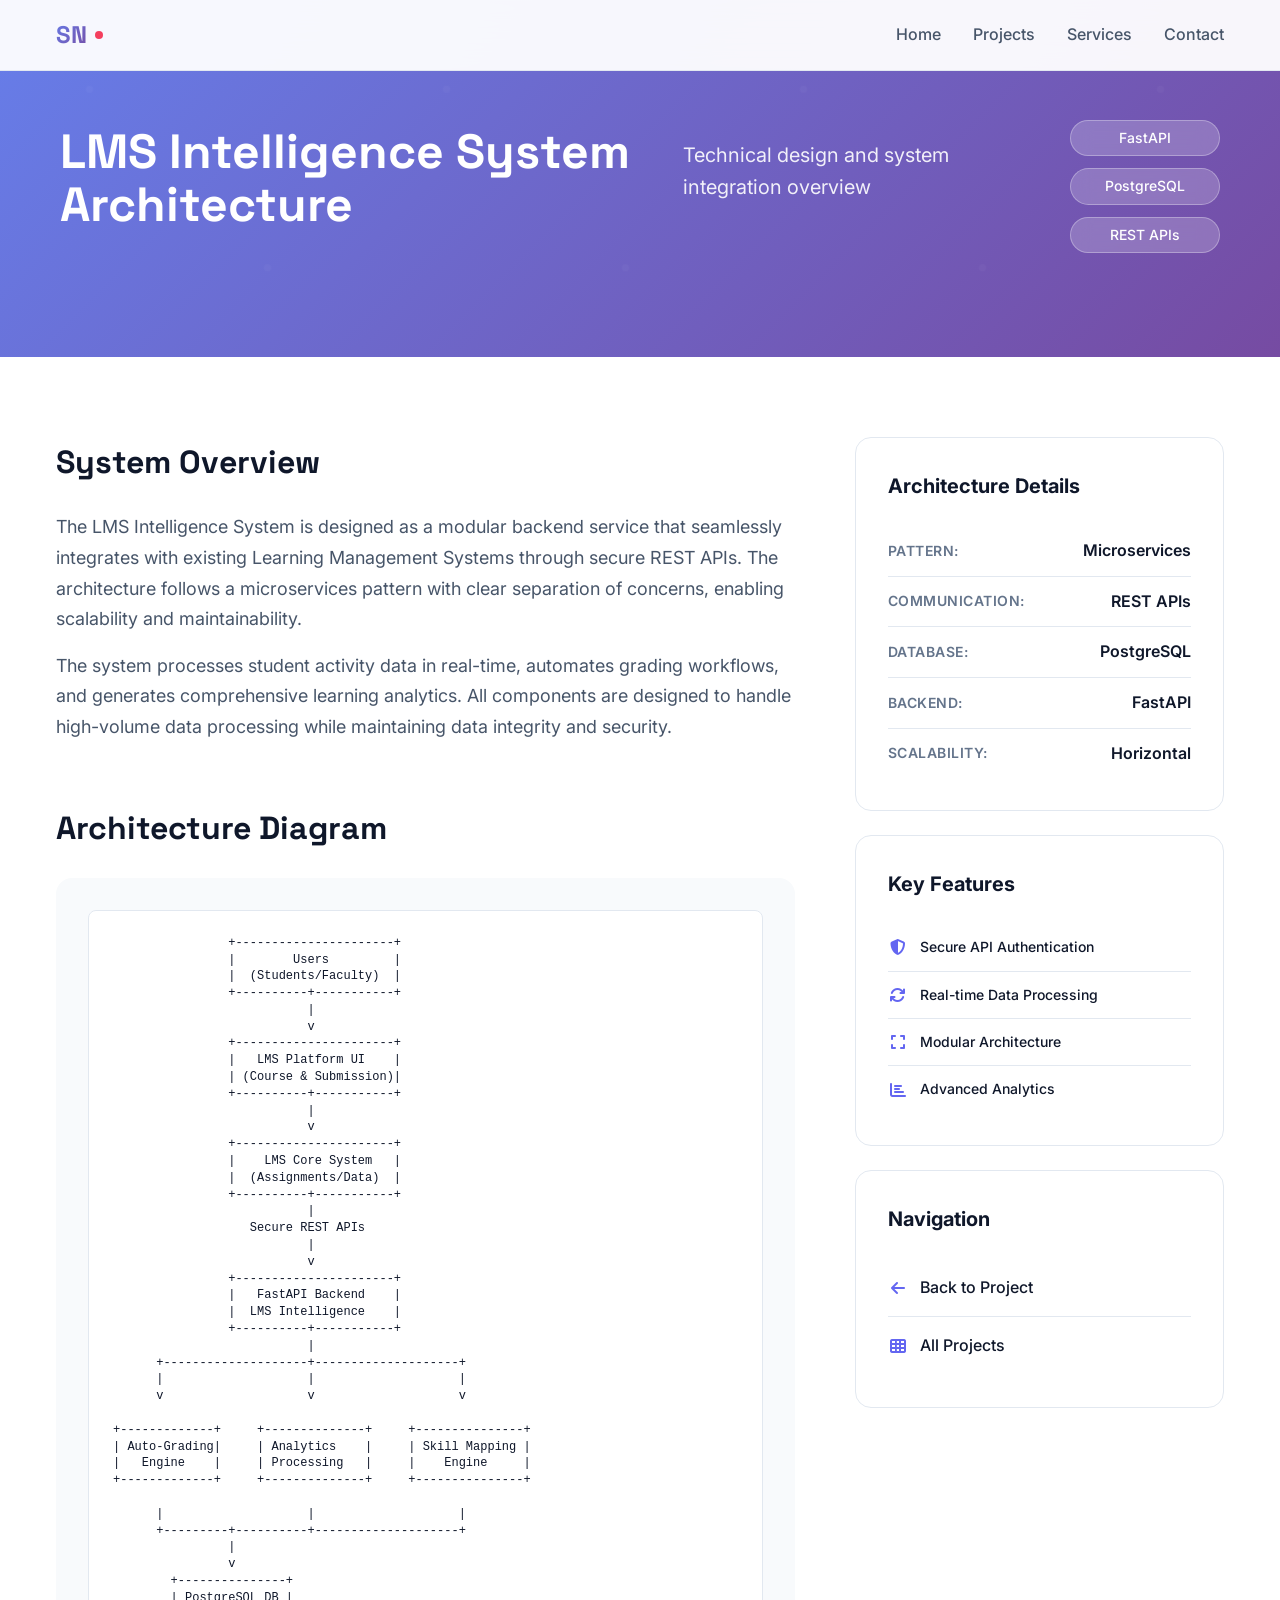
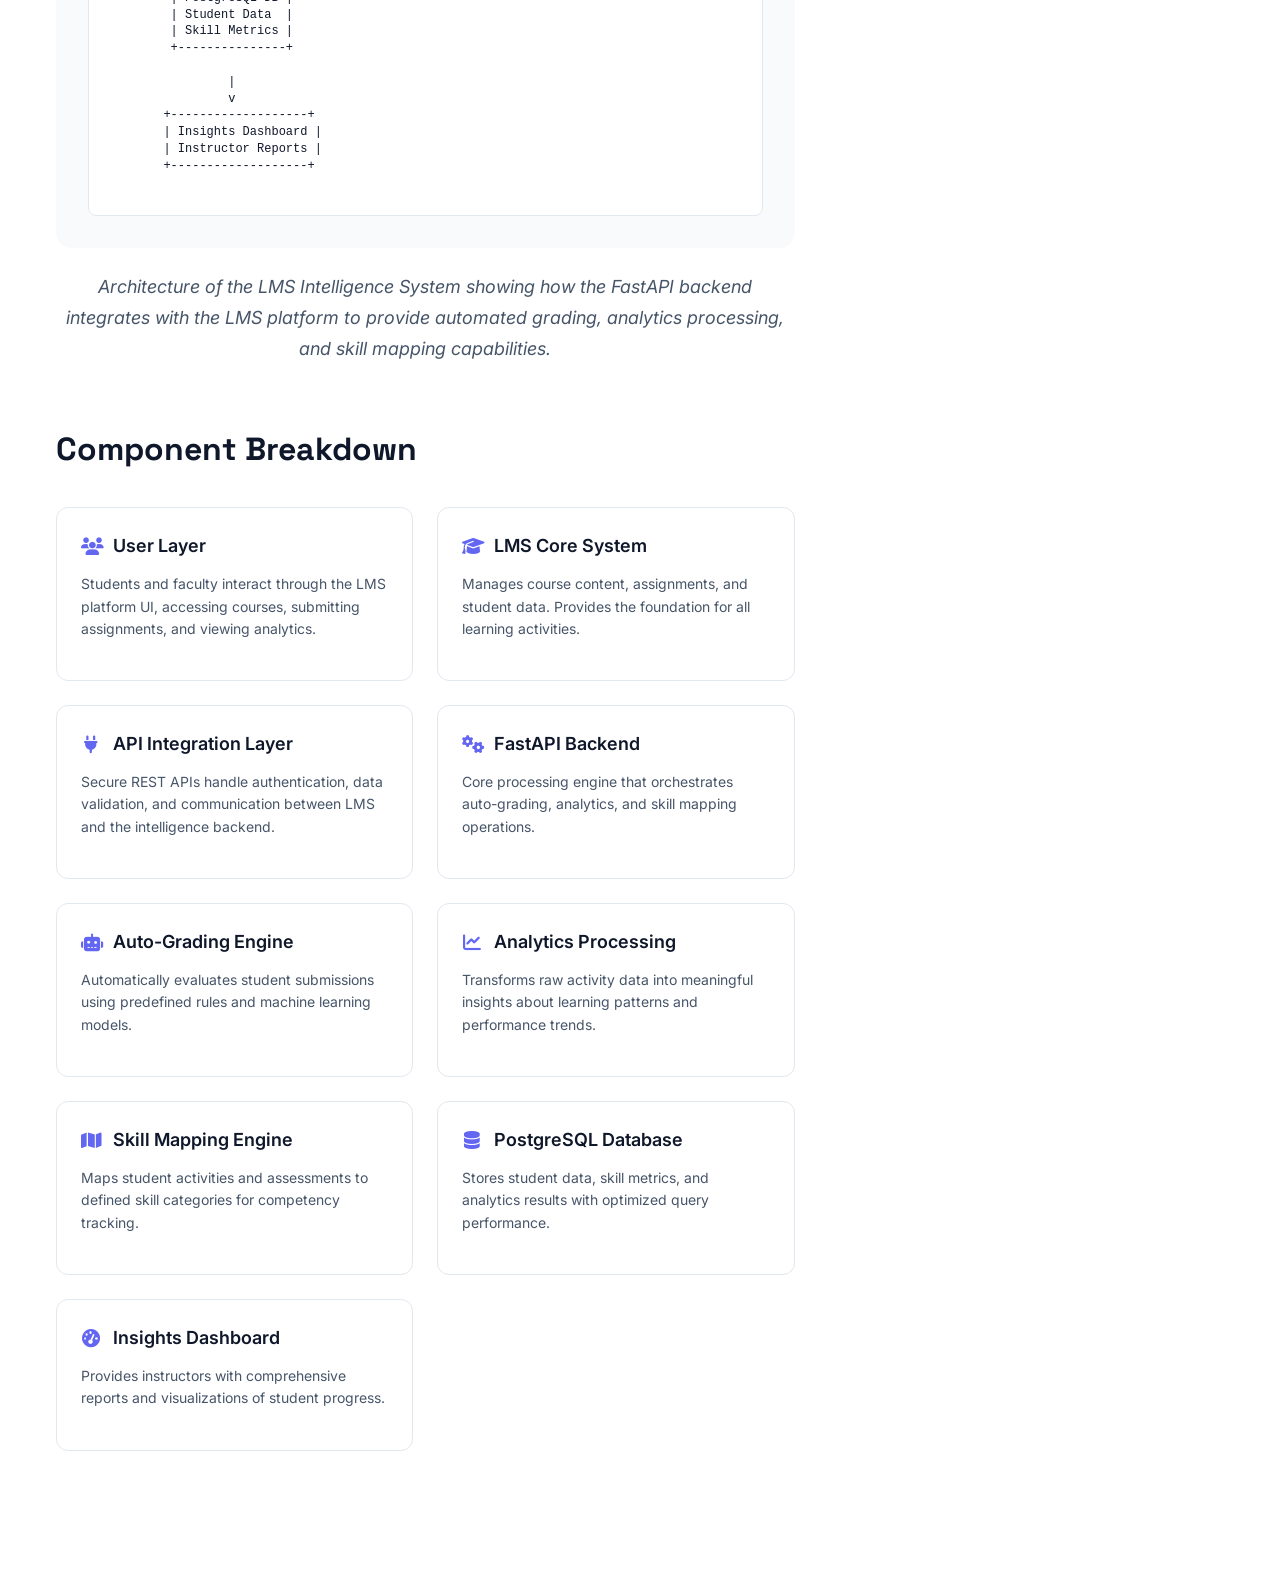
<file: projects/lms-system-architecture.html>
<!DOCTYPE html>
<html lang="en">
<head>
    <meta charset="UTF-8">
    <meta name="viewport" content="width=device-width, initial-scale=1.0">
    <title>LMS System Architecture - Shyaam Niranjan</title>
    <link rel="stylesheet" href="../styles.css">
    <link rel="preconnect" href="https://fonts.googleapis.com">
    <link rel="preconnect" href="https://fonts.gstatic.com" crossorigin>
    <link href="https://fonts.googleapis.com/css2?family=Inter:wght@300;400;500;600;700;800;900&display=swap" rel="stylesheet">
    <link href="https://fonts.googleapis.com/css2?family=Space+Grotesk:wght@300;400;500;600;700&display=swap" rel="stylesheet">
    <link rel="stylesheet" href="https://cdnjs.cloudflare.com/ajax/libs/font-awesome/6.4.0/css/all.min.css">
</head>
<body>
    <!-- Navigation -->
    <nav class="navbar">
        <div class="nav-container">
            <a href="../index.html" class="nav-logo">
                <span class="logo-text">SN</span>
                <span class="logo-dot"></span>
            </a>
            <ul class="nav-menu">
                <li><a href="../index.html" class="nav-link">Home</a></li>
                <li><a href="../index.html#projects" class="nav-link">Projects</a></li>
                <li><a href="../index.html#services" class="nav-link">Services</a></li>
                <li><a href="../index.html#contact" class="nav-link">Contact</a></li>
            </ul>
        </div>
    </nav>

    <!-- Project Hero -->
    <section class="project-hero">
        <div class="container">
            <div class="project-header">
                <div class="project-breadcrumb">
                    <a href="../index.html">Home</a>
                    <i class="fas fa-chevron-right"></i>
                    <a href="../index.html#projects">Projects</a>
                    <i class="fas fa-chevron-right"></i>
                    <a href="lms-intelligence-system.html">LMS Intelligence System</a>
                    <i class="fas fa-chevron-right"></i>
                    <span>System Architecture</span>
                </div>
                <h1 class="project-title">LMS Intelligence System Architecture</h1>
                <p class="project-subtitle">Technical design and system integration overview</p>
                <div class="project-tech-hero">
                    <span class="tech-tag">FastAPI</span>
                    <span class="tech-tag">PostgreSQL</span>
                    <span class="tech-tag">REST APIs</span>
                </div>
            </div>
        </div>
    </section>

    <!-- Architecture Content -->
    <section class="project-content">
        <div class="container">
            <div class="project-grid">
                <div class="project-main">
                    <div class="content-section">
                        <h2>System Overview</h2>
                        <p>The LMS Intelligence System is designed as a modular backend service that seamlessly integrates with existing Learning Management Systems through secure REST APIs. The architecture follows a microservices pattern with clear separation of concerns, enabling scalability and maintainability.</p>
                        <p>The system processes student activity data in real-time, automates grading workflows, and generates comprehensive learning analytics. All components are designed to handle high-volume data processing while maintaining data integrity and security.</p>
                    </div>
                    
                    <div class="content-section">
                        <h2>Architecture Diagram</h2>
                        <div class="architecture-container">
                            <pre class="architecture-diagram">
                +----------------------+
                |        Users         |
                |  (Students/Faculty)  |
                +----------+-----------+
                           |
                           v
                +----------------------+
                |   LMS Platform UI    |
                | (Course & Submission)|
                +----------+-----------+
                           |
                           v
                +----------------------+
                |    LMS Core System   |
                |  (Assignments/Data)  |
                +----------+-----------+
                           |
                   Secure REST APIs
                           |
                           v
                +----------------------+
                |   FastAPI Backend    |
                |  LMS Intelligence    |
                +----------+-----------+
                           |
      +--------------------+--------------------+
      |                    |                    |
      v                    v                    v

+-------------+     +--------------+     +---------------+
| Auto-Grading|     | Analytics    |     | Skill Mapping |
|   Engine    |     | Processing   |     |    Engine     |
+-------------+     +--------------+     +---------------+

      |                    |                    |
      +---------+----------+--------------------+
                |
                v
        +---------------+
        | PostgreSQL DB |
        | Student Data  |
        | Skill Metrics |
        +---------------+

                |
                v
       +-------------------+
       | Insights Dashboard |
       | Instructor Reports |
       +-------------------+
                            </pre>
                        </div>
                        <p class="architecture-caption">
                            Architecture of the LMS Intelligence System showing how the FastAPI backend integrates with the LMS platform to provide automated grading, analytics processing, and skill mapping capabilities.
                        </p>
                    </div>

                    <div class="content-section">
                        <h2>Component Breakdown</h2>
                        <div class="component-grid">
                            <div class="component-card">
                                <h3><i class="fas fa-users"></i> User Layer</h3>
                                <p>Students and faculty interact through the LMS platform UI, accessing courses, submitting assignments, and viewing analytics.</p>
                            </div>
                            <div class="component-card">
                                <h3><i class="fas fa-graduation-cap"></i> LMS Core System</h3>
                                <p>Manages course content, assignments, and student data. Provides the foundation for all learning activities.</p>
                            </div>
                            <div class="component-card">
                                <h3><i class="fas fa-plug"></i> API Integration Layer</h3>
                                <p>Secure REST APIs handle authentication, data validation, and communication between LMS and the intelligence backend.</p>
                            </div>
                            <div class="component-card">
                                <h3><i class="fas fa-cogs"></i> FastAPI Backend</h3>
                                <p>Core processing engine that orchestrates auto-grading, analytics, and skill mapping operations.</p>
                            </div>
                            <div class="component-card">
                                <h3><i class="fas fa-robot"></i> Auto-Grading Engine</h3>
                                <p>Automatically evaluates student submissions using predefined rules and machine learning models.</p>
                            </div>
                            <div class="component-card">
                                <h3><i class="fas fa-chart-line"></i> Analytics Processing</h3>
                                <p>Transforms raw activity data into meaningful insights about learning patterns and performance trends.</p>
                            </div>
                            <div class="component-card">
                                <h3><i class="fas fa-map"></i> Skill Mapping Engine</h3>
                                <p>Maps student activities and assessments to defined skill categories for competency tracking.</p>
                            </div>
                            <div class="component-card">
                                <h3><i class="fas fa-database"></i> PostgreSQL Database</h3>
                                <p>Stores student data, skill metrics, and analytics results with optimized query performance.</p>
                            </div>
                            <div class="component-card">
                                <h3><i class="fas fa-tachometer-alt"></i> Insights Dashboard</h3>
                                <p>Provides instructors with comprehensive reports and visualizations of student progress.</p>
                            </div>
                        </div>
                    </div>
                </div>
                
                <div class="project-sidebar">
                    <div class="sidebar-card">
                        <h3>Architecture Details</h3>
                        <div class="detail-item">
                            <span class="detail-label">Pattern:</span>
                            <span class="detail-value">Microservices</span>
                        </div>
                        <div class="detail-item">
                            <span class="detail-label">Communication:</span>
                            <span class="detail-value">REST APIs</span>
                        </div>
                        <div class="detail-item">
                            <span class="detail-label">Database:</span>
                            <span class="detail-value">PostgreSQL</span>
                        </div>
                        <div class="detail-item">
                            <span class="detail-label">Backend:</span>
                            <span class="detail-value">FastAPI</span>
                        </div>
                        <div class="detail-item">
                            <span class="detail-label">Scalability:</span>
                            <span class="detail-value">Horizontal</span>
                        </div>
                    </div>
                    
                    <div class="sidebar-card">
                        <h3>Key Features</h3>
                        <div class="feature-item">
                            <i class="fas fa-shield-alt"></i>
                            <span>Secure API Authentication</span>
                        </div>
                        <div class="feature-item">
                            <i class="fas fa-sync"></i>
                            <span>Real-time Data Processing</span>
                        </div>
                        <div class="feature-item">
                            <i class="fas fa-expand"></i>
                            <span>Modular Architecture</span>
                        </div>
                        <div class="feature-item">
                            <i class="fas fa-chart-bar"></i>
                            <span>Advanced Analytics</span>
                        </div>
                    </div>
                    
                    <div class="sidebar-card">
                        <h3>Navigation</h3>
                        <a href="lms-intelligence-system.html" class="sidebar-link">
                            <i class="fas fa-arrow-left"></i>
                            Back to Project
                        </a>
                        <a href="../index.html#projects" class="sidebar-link">
                            <i class="fas fa-th"></i>
                            All Projects
                        </a>
                    </div>
                </div>
            </div>
        </div>
    </section>

    <script src="../script.js"></script>
</body>
</html>
</file>
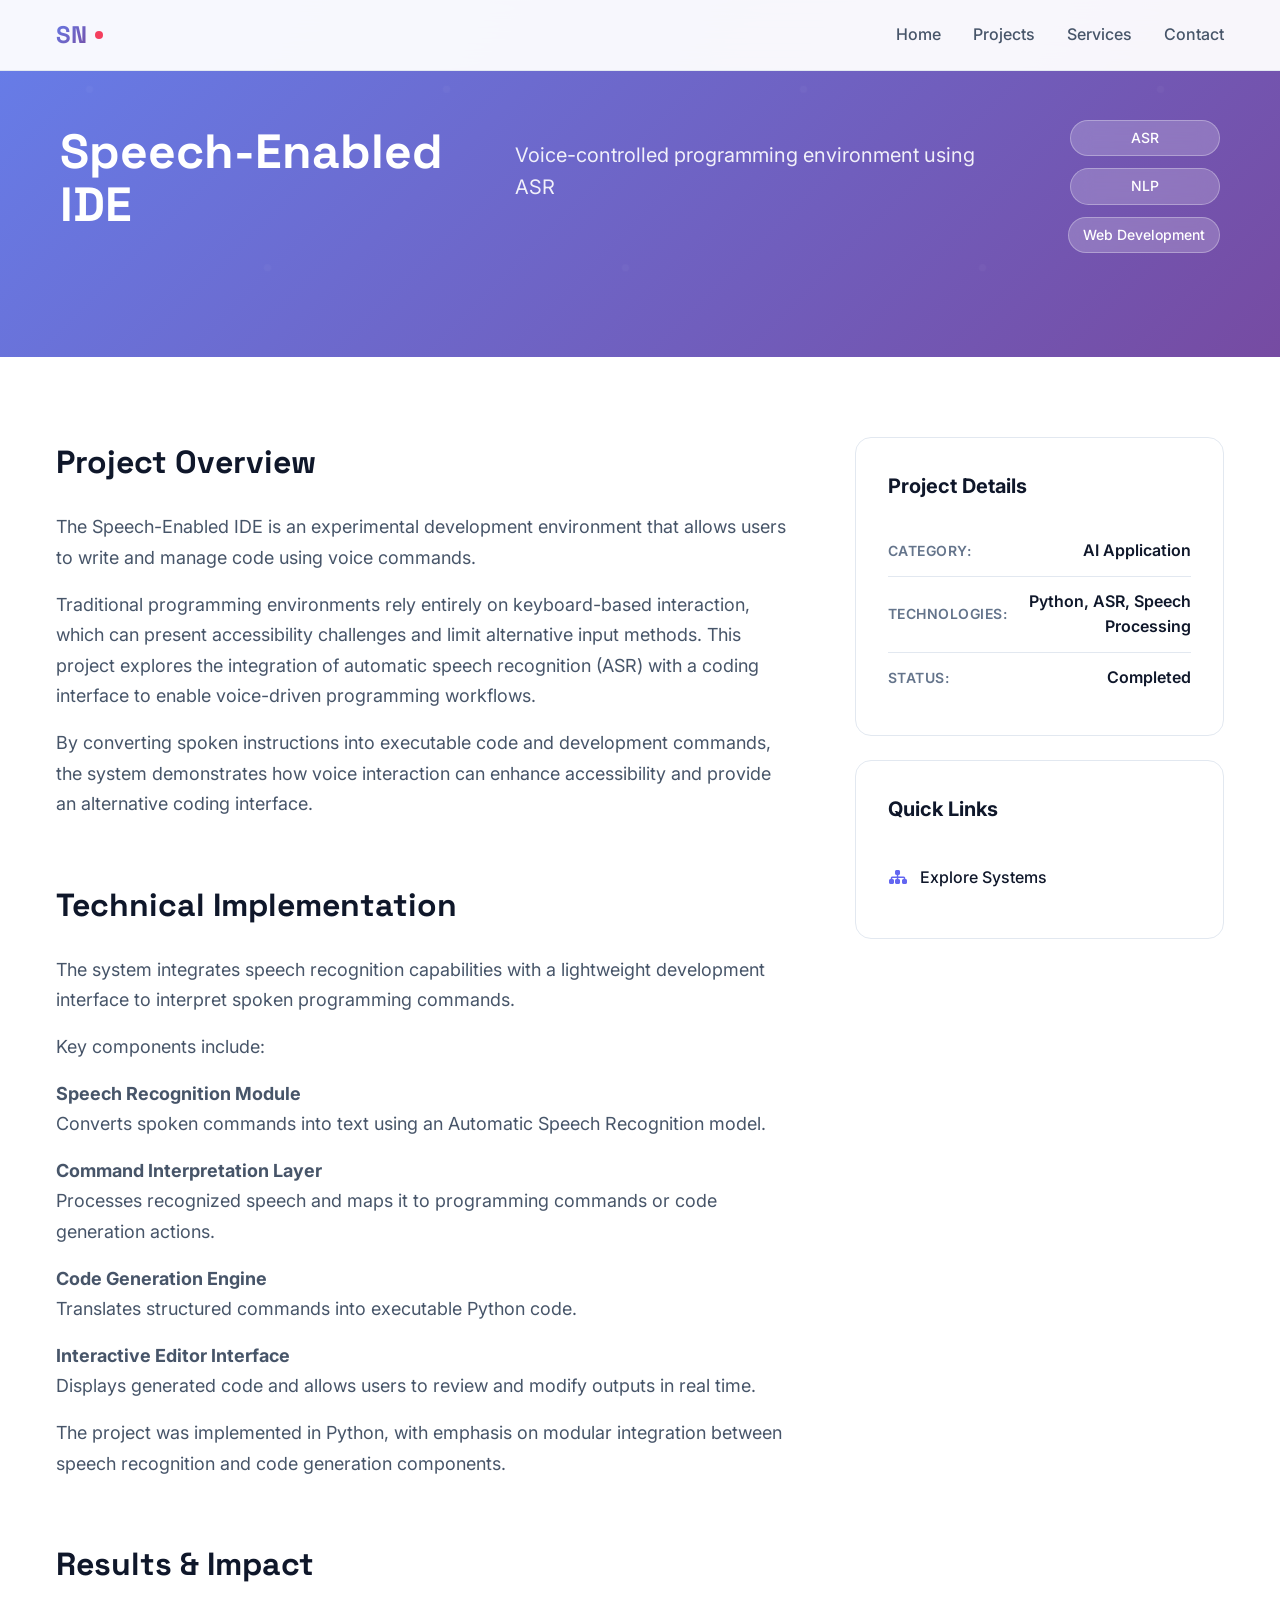
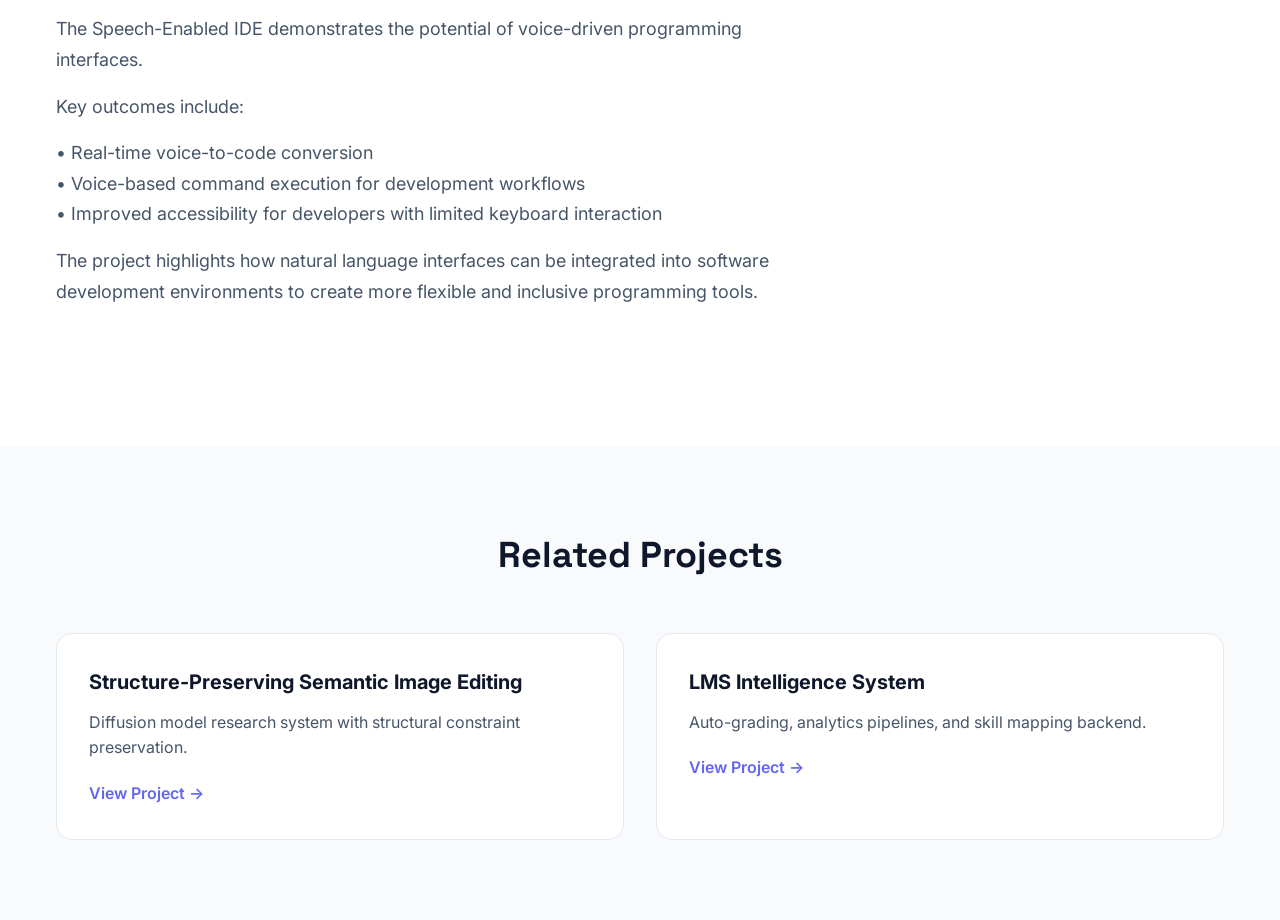
<file: projects/speech-enabled-ide.html>
<!DOCTYPE html>
<html lang="en">
<head>
    <meta charset="UTF-8">
    <meta name="viewport" content="width=device-width, initial-scale=1.0">
    <title>Speech-Enabled IDE - Shyaam Niranjan</title>
    <link rel="stylesheet" href="../styles.css">
    <link rel="preconnect" href="https://fonts.googleapis.com">
    <link rel="preconnect" href="https://fonts.gstatic.com" crossorigin>
    <link href="https://fonts.googleapis.com/css2?family=Inter:wght@300;400;500;600;700;800;900&display=swap" rel="stylesheet">
    <link href="https://fonts.googleapis.com/css2?family=Space+Grotesk:wght@300;400;500;600;700&display=swap" rel="stylesheet">
    <link rel="stylesheet" href="https://cdnjs.cloudflare.com/ajax/libs/font-awesome/6.4.0/css/all.min.css">
</head>
<body>
    <!-- Navigation -->
    <nav class="navbar">
        <div class="nav-container">
            <a href="../index.html" class="nav-logo">
                <span class="logo-text">SN</span>
                <span class="logo-dot"></span>
            </a>
            <ul class="nav-menu">
                <li><a href="../index.html" class="nav-link">Home</a></li>
                <li><a href="../index.html#projects" class="nav-link">Projects</a></li>
                <li><a href="../index.html#services" class="nav-link">Services</a></li>
                <li><a href="../index.html#contact" class="nav-link">Contact</a></li>
            </ul>
        </div>
    </nav>

    <!-- Project Hero -->
    <section class="project-hero">
        <div class="container">
            <div class="project-header">
                <div class="project-breadcrumb">
                    <a href="../index.html">Home</a>
                    <i class="fas fa-chevron-right"></i>
                    <a href="../index.html#projects">Projects</a>
                    <i class="fas fa-chevron-right"></i>
                    <span>Speech-Enabled IDE</span>
                </div>
                <h1 class="project-title">Speech-Enabled IDE</h1>
                <p class="project-subtitle">Voice-controlled programming environment using ASR</p>
                <div class="project-tech-hero">
                    <span class="tech-tag">ASR</span>
                    <span class="tech-tag">NLP</span>
                    <span class="tech-tag">Web Development</span>
                </div>
            </div>
        </div>
    </section>

    <!-- Project Content -->
    <section class="project-content">
        <div class="container">
            <div class="project-grid">
                <div class="project-main">
                    <div class="content-section">
                        <h2>Project Overview</h2>
                        <p>The Speech-Enabled IDE is an experimental development environment that allows users to write and manage code using voice commands.</p>
                        <p>Traditional programming environments rely entirely on keyboard-based interaction, which can present accessibility challenges and limit alternative input methods. This project explores the integration of automatic speech recognition (ASR) with a coding interface to enable voice-driven programming workflows.</p>
                        <p>By converting spoken instructions into executable code and development commands, the system demonstrates how voice interaction can enhance accessibility and provide an alternative coding interface.</p>
                    </div>
                    
                    <div class="content-section">
                        <h2>Technical Implementation</h2>
                        <p>The system integrates speech recognition capabilities with a lightweight development interface to interpret spoken programming commands.</p>
                        <p>Key components include:</p>
                        <p><strong>Speech Recognition Module</strong><br>Converts spoken commands into text using an Automatic Speech Recognition model.</p>
                        <p><strong>Command Interpretation Layer</strong><br>Processes recognized speech and maps it to programming commands or code generation actions.</p>
                        <p><strong>Code Generation Engine</strong><br>Translates structured commands into executable Python code.</p>
                        <p><strong>Interactive Editor Interface</strong><br>Displays generated code and allows users to review and modify outputs in real time.</p>
                        <p>The project was implemented in Python, with emphasis on modular integration between speech recognition and code generation components.</p>
                    </div>
                    
                    <div class="content-section">
                        <h2>Results & Impact</h2>
                        <p>The Speech-Enabled IDE demonstrates the potential of voice-driven programming interfaces.</p>
                        <p>Key outcomes include:</p>
                        <p>• Real-time voice-to-code conversion<br>• Voice-based command execution for development workflows<br>• Improved accessibility for developers with limited keyboard interaction</p>
                        <p>The project highlights how natural language interfaces can be integrated into software development environments to create more flexible and inclusive programming tools.</p>
                    </div>
                </div>
                
                <div class="project-sidebar">
                    <div class="sidebar-card">
                        <h3>Project Details</h3>
                        <div class="detail-item">
                            <span class="detail-label">Category:</span>
                            <span class="detail-value">AI Application</span>
                        </div>
                        <div class="detail-item">
                            <span class="detail-label">Technologies:</span>
                            <span class="detail-value">Python, ASR, Speech Processing</span>
                        </div>
                        <div class="detail-item">
                            <span class="detail-label">Status:</span>
                            <span class="detail-value">Completed</span>
                        </div>
                    </div>
                    
                    <div class="sidebar-card">
                        <h3>Quick Links</h3>
                        <a href="speech-ide-architecture.html" class="sidebar-link">
                            <i class="fas fa-sitemap"></i>
                            Explore Systems
                        </a>
                    </div>
                </div>
            </div>
        </div>
    </section>

    <!-- Related Projects -->
    <section class="related-projects">
        <div class="container">
            <h2>Related Projects</h2>
            <div class="related-grid">
                <div class="related-card">
                    <h3>Structure-Preserving Semantic Image Editing</h3>
                    <p>Diffusion model research system with structural constraint preservation.</p>
                    <a href="structure-preserving-image-editing.html">View Project →</a>
                </div>
                <div class="related-card">
                    <h3>LMS Intelligence System</h3>
                    <p>Auto-grading, analytics pipelines, and skill mapping backend.</p>
                    <a href="lms-intelligence-system.html">View Project →</a>
                </div>
            </div>
        </div>
    </section>

    <script src="../script.js"></script>
</body>
</html>
</file>
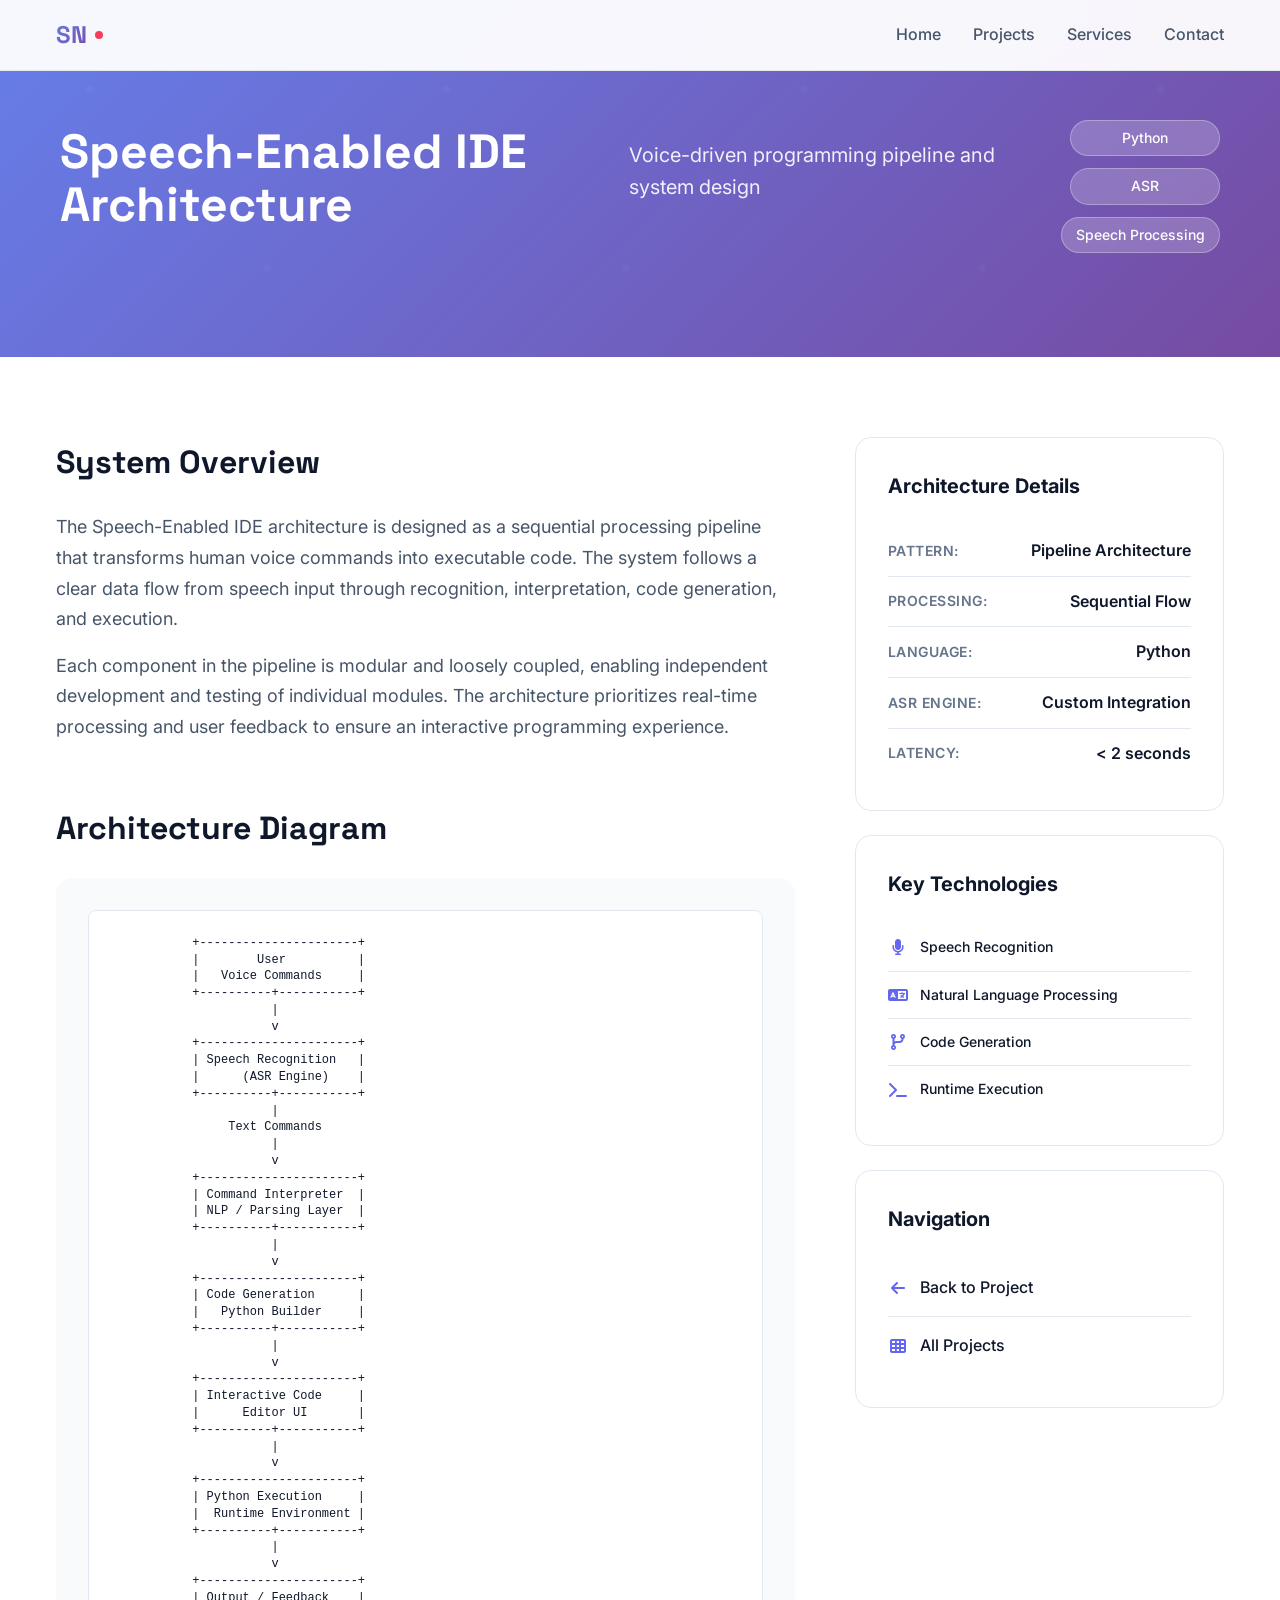
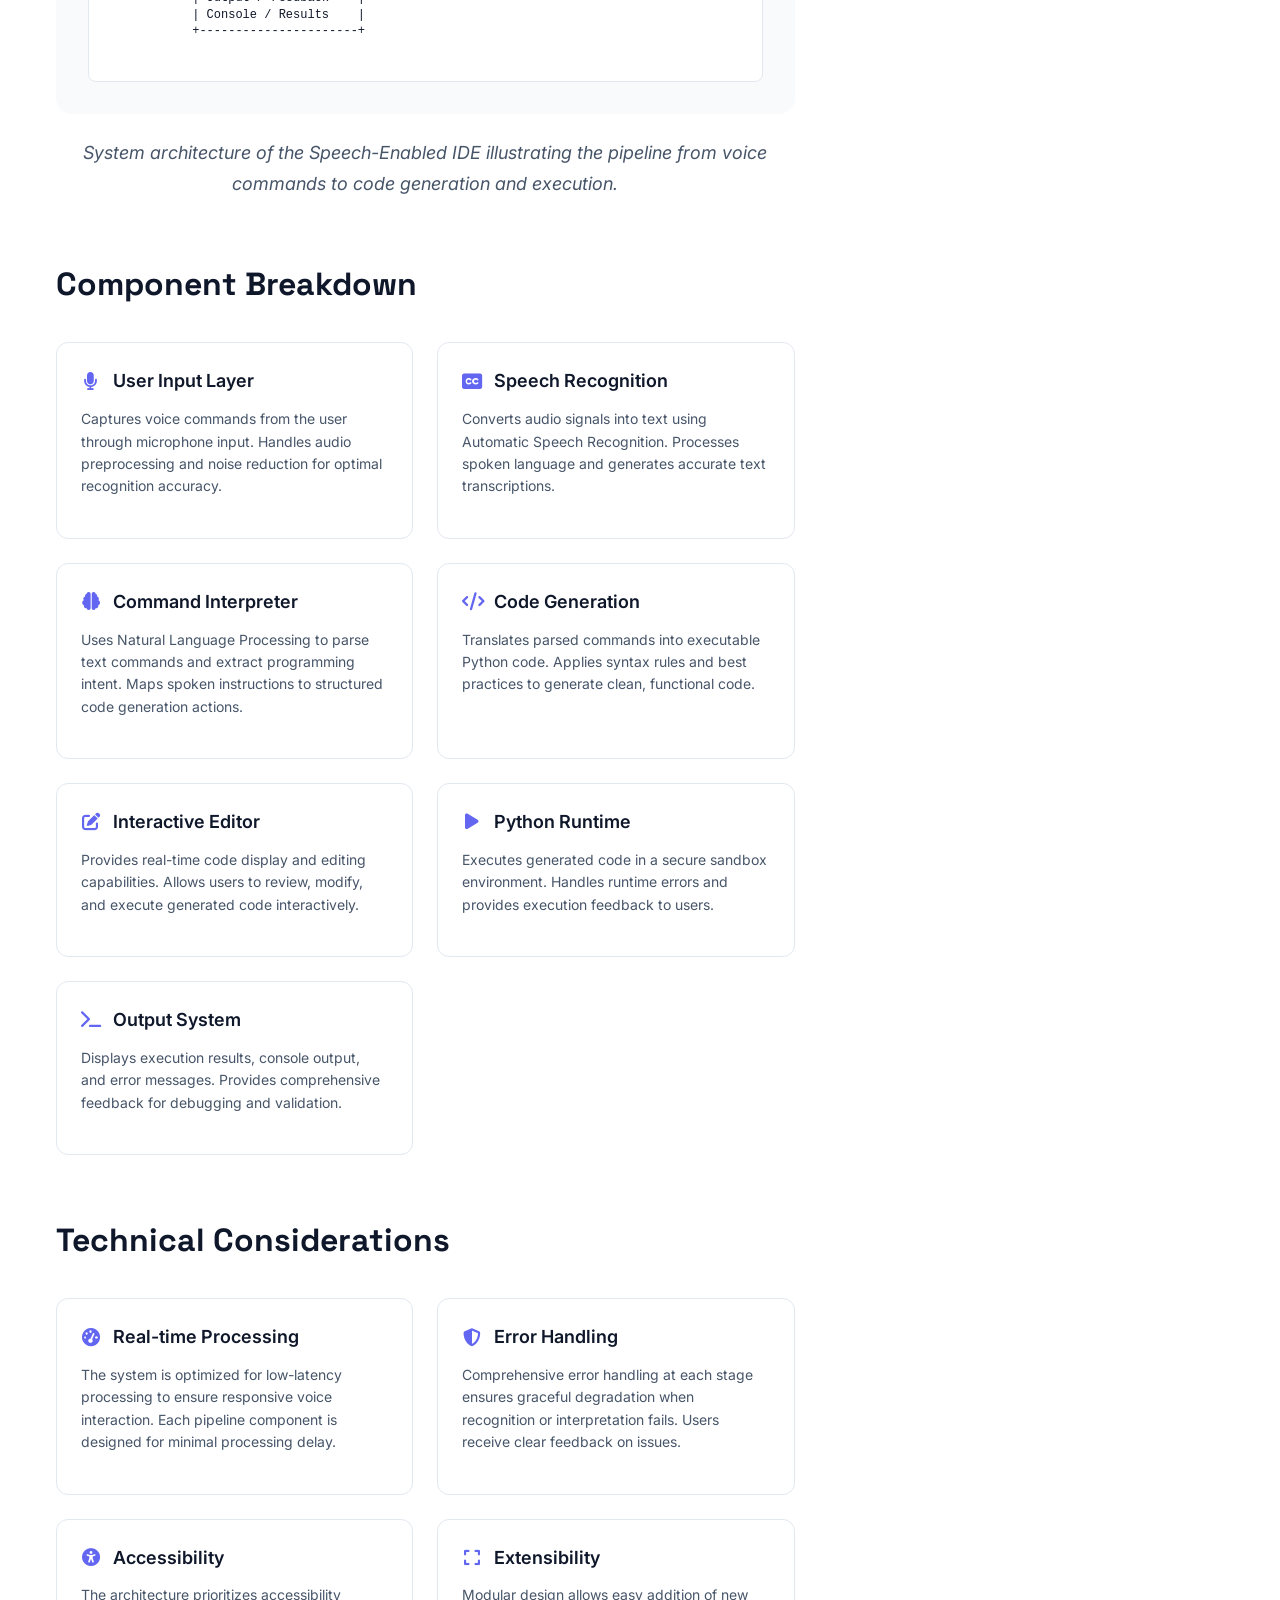
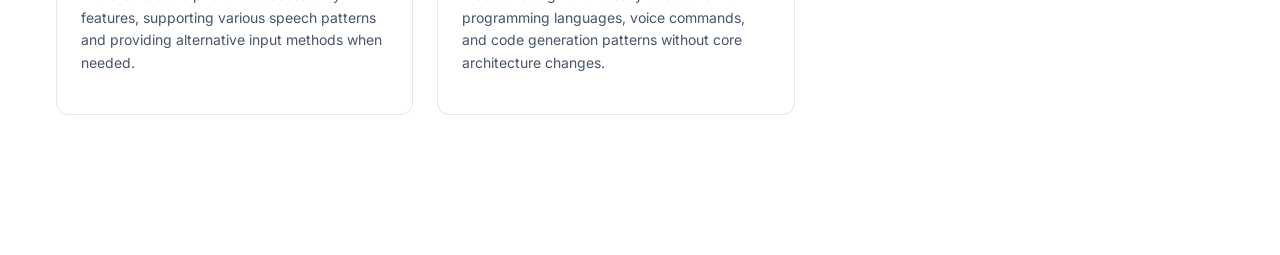
<file: projects/speech-ide-architecture.html>
<!DOCTYPE html>
<html lang="en">
<head>
    <meta charset="UTF-8">
    <meta name="viewport" content="width=device-width, initial-scale=1.0">
    <title>Speech-Enabled IDE Architecture - Shyaam Niranjan</title>
    <link rel="stylesheet" href="../styles.css">
    <link rel="preconnect" href="https://fonts.googleapis.com">
    <link rel="preconnect" href="https://fonts.gstatic.com" crossorigin>
    <link href="https://fonts.googleapis.com/css2?family=Inter:wght@300;400;500;600;700;800;900&display=swap" rel="stylesheet">
    <link href="https://fonts.googleapis.com/css2?family=Space+Grotesk:wght@300;400;500;600;700&display=swap" rel="stylesheet">
    <link rel="stylesheet" href="https://cdnjs.cloudflare.com/ajax/libs/font-awesome/6.4.0/css/all.min.css">
</head>
<body>
    <!-- Navigation -->
    <nav class="navbar">
        <div class="nav-container">
            <a href="../index.html" class="nav-logo">
                <span class="logo-text">SN</span>
                <span class="logo-dot"></span>
            </a>
            <ul class="nav-menu">
                <li><a href="../index.html" class="nav-link">Home</a></li>
                <li><a href="../index.html#projects" class="nav-link">Projects</a></li>
                <li><a href="../index.html#services" class="nav-link">Services</a></li>
                <li><a href="../index.html#contact" class="nav-link">Contact</a></li>
            </ul>
        </div>
    </nav>

    <!-- Project Hero -->
    <section class="project-hero">
        <div class="container">
            <div class="project-header">
                <div class="project-breadcrumb">
                    <a href="../index.html">Home</a>
                    <i class="fas fa-chevron-right"></i>
                    <a href="../index.html#projects">Projects</a>
                    <i class="fas fa-chevron-right"></i>
                    <a href="speech-enabled-ide.html">Speech-Enabled IDE</a>
                    <i class="fas fa-chevron-right"></i>
                    <span>System Architecture</span>
                </div>
                <h1 class="project-title">Speech-Enabled IDE Architecture</h1>
                <p class="project-subtitle">Voice-driven programming pipeline and system design</p>
                <div class="project-tech-hero">
                    <span class="tech-tag">Python</span>
                    <span class="tech-tag">ASR</span>
                    <span class="tech-tag">Speech Processing</span>
                </div>
            </div>
        </div>
    </section>

    <!-- Architecture Content -->
    <section class="project-content">
        <div class="container">
            <div class="project-grid">
                <div class="project-main">
                    <div class="content-section">
                        <h2>System Overview</h2>
                        <p>The Speech-Enabled IDE architecture is designed as a sequential processing pipeline that transforms human voice commands into executable code. The system follows a clear data flow from speech input through recognition, interpretation, code generation, and execution.</p>
                        <p>Each component in the pipeline is modular and loosely coupled, enabling independent development and testing of individual modules. The architecture prioritizes real-time processing and user feedback to ensure an interactive programming experience.</p>
                    </div>
                    
                    <div class="content-section">
                        <h2>Architecture Diagram</h2>
                        <div class="architecture-container">
                            <pre class="architecture-diagram">
           +----------------------+
           |        User          |
           |   Voice Commands     |
           +----------+-----------+
                      |
                      v
           +----------------------+
           | Speech Recognition   |
           |      (ASR Engine)    |
           +----------+-----------+
                      |
                Text Commands
                      |
                      v
           +----------------------+
           | Command Interpreter  |
           | NLP / Parsing Layer  |
           +----------+-----------+
                      |
                      v
           +----------------------+
           | Code Generation      |
           |   Python Builder     |
           +----------+-----------+
                      |
                      v
           +----------------------+
           | Interactive Code     |
           |      Editor UI       |
           +----------+-----------+
                      |
                      v
           +----------------------+
           | Python Execution     |
           |  Runtime Environment |
           +----------+-----------+
                      |
                      v
           +----------------------+
           | Output / Feedback    |
           | Console / Results    |
           +----------------------+
                            </pre>
                        </div>
                        <p class="architecture-caption">
                            System architecture of the Speech-Enabled IDE illustrating the pipeline from voice commands to code generation and execution.
                        </p>
                    </div>

                    <div class="content-section">
                        <h2>Component Breakdown</h2>
                        <div class="component-grid">
                            <div class="component-card">
                                <h3><i class="fas fa-microphone"></i> User Input Layer</h3>
                                <p>Captures voice commands from the user through microphone input. Handles audio preprocessing and noise reduction for optimal recognition accuracy.</p>
                            </div>
                            <div class="component-card">
                                <h3><i class="fas fa-closed-captioning"></i> Speech Recognition</h3>
                                <p>Converts audio signals into text using Automatic Speech Recognition. Processes spoken language and generates accurate text transcriptions.</p>
                            </div>
                            <div class="component-card">
                                <h3><i class="fas fa-brain"></i> Command Interpreter</h3>
                                <p>Uses Natural Language Processing to parse text commands and extract programming intent. Maps spoken instructions to structured code generation actions.</p>
                            </div>
                            <div class="component-card">
                                <h3><i class="fas fa-code"></i> Code Generation</h3>
                                <p>Translates parsed commands into executable Python code. Applies syntax rules and best practices to generate clean, functional code.</p>
                            </div>
                            <div class="component-card">
                                <h3><i class="fas fa-edit"></i> Interactive Editor</h3>
                                <p>Provides real-time code display and editing capabilities. Allows users to review, modify, and execute generated code interactively.</p>
                            </div>
                            <div class="component-card">
                                <h3><i class="fas fa-play"></i> Python Runtime</h3>
                                <p>Executes generated code in a secure sandbox environment. Handles runtime errors and provides execution feedback to users.</p>
                            </div>
                            <div class="component-card">
                                <h3><i class="fas fa-terminal"></i> Output System</h3>
                                <p>Displays execution results, console output, and error messages. Provides comprehensive feedback for debugging and validation.</p>
                            </div>
                        </div>
                    </div>

                    <div class="content-section">
                        <h2>Technical Considerations</h2>
                        <div class="consideration-grid">
                            <div class="consideration-item">
                                <h4><i class="fas fa-tachometer-alt"></i> Real-time Processing</h4>
                                <p>The system is optimized for low-latency processing to ensure responsive voice interaction. Each pipeline component is designed for minimal processing delay.</p>
                            </div>
                            <div class="consideration-item">
                                <h4><i class="fas fa-shield-alt"></i> Error Handling</h4>
                                <p>Comprehensive error handling at each stage ensures graceful degradation when recognition or interpretation fails. Users receive clear feedback on issues.</p>
                            </div>
                            <div class="consideration-item">
                                <h4><i class="fas fa-universal-access"></i> Accessibility</h4>
                                <p>The architecture prioritizes accessibility features, supporting various speech patterns and providing alternative input methods when needed.</p>
                            </div>
                            <div class="consideration-item">
                                <h4><i class="fas fa-expand"></i> Extensibility</h4>
                                <p>Modular design allows easy addition of new programming languages, voice commands, and code generation patterns without core architecture changes.</p>
                            </div>
                        </div>
                    </div>
                </div>
                
                <div class="project-sidebar">
                    <div class="sidebar-card">
                        <h3>Architecture Details</h3>
                        <div class="detail-item">
                            <span class="detail-label">Pattern:</span>
                            <span class="detail-value">Pipeline Architecture</span>
                        </div>
                        <div class="detail-item">
                            <span class="detail-label">Processing:</span>
                            <span class="detail-value">Sequential Flow</span>
                        </div>
                        <div class="detail-item">
                            <span class="detail-label">Language:</span>
                            <span class="detail-value">Python</span>
                        </div>
                        <div class="detail-item">
                            <span class="detail-label">ASR Engine:</span>
                            <span class="detail-value">Custom Integration</span>
                        </div>
                        <div class="detail-item">
                            <span class="detail-label">Latency:</span>
                            <span class="detail-value">&lt; 2 seconds</span>
                        </div>
                    </div>
                    
                    <div class="sidebar-card">
                        <h3>Key Technologies</h3>
                        <div class="feature-item">
                            <i class="fas fa-microphone"></i>
                            <span>Speech Recognition</span>
                        </div>
                        <div class="feature-item">
                            <i class="fas fa-language"></i>
                            <span>Natural Language Processing</span>
                        </div>
                        <div class="feature-item">
                            <i class="fas fa-code-branch"></i>
                            <span>Code Generation</span>
                        </div>
                        <div class="feature-item">
                            <i class="fas fa-terminal"></i>
                            <span>Runtime Execution</span>
                        </div>
                    </div>
                    
                    <div class="sidebar-card">
                        <h3>Navigation</h3>
                        <a href="speech-enabled-ide.html" class="sidebar-link">
                            <i class="fas fa-arrow-left"></i>
                            Back to Project
                        </a>
                        <a href="../index.html#projects" class="sidebar-link">
                            <i class="fas fa-th"></i>
                            All Projects
                        </a>
                    </div>
                </div>
            </div>
        </div>
    </section>

    <script src="../script.js"></script>
</body>
</html>
</file>
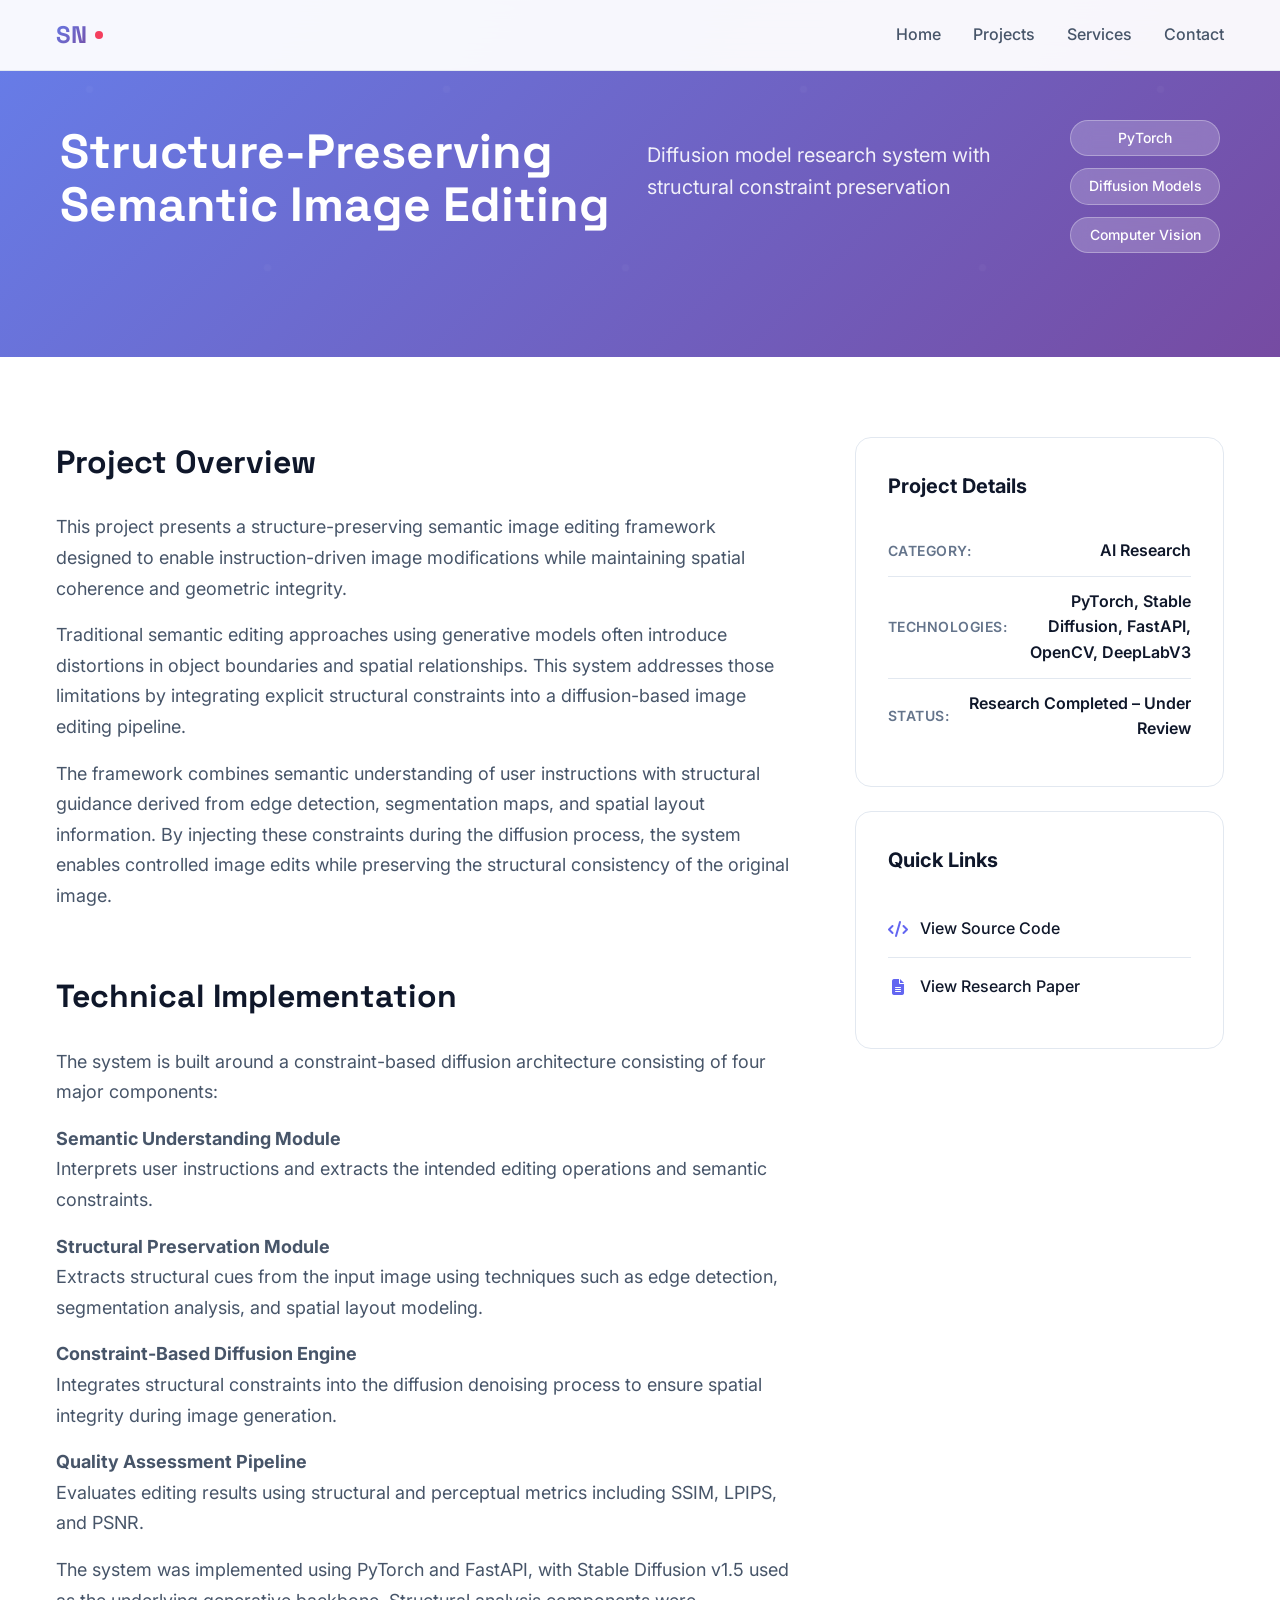
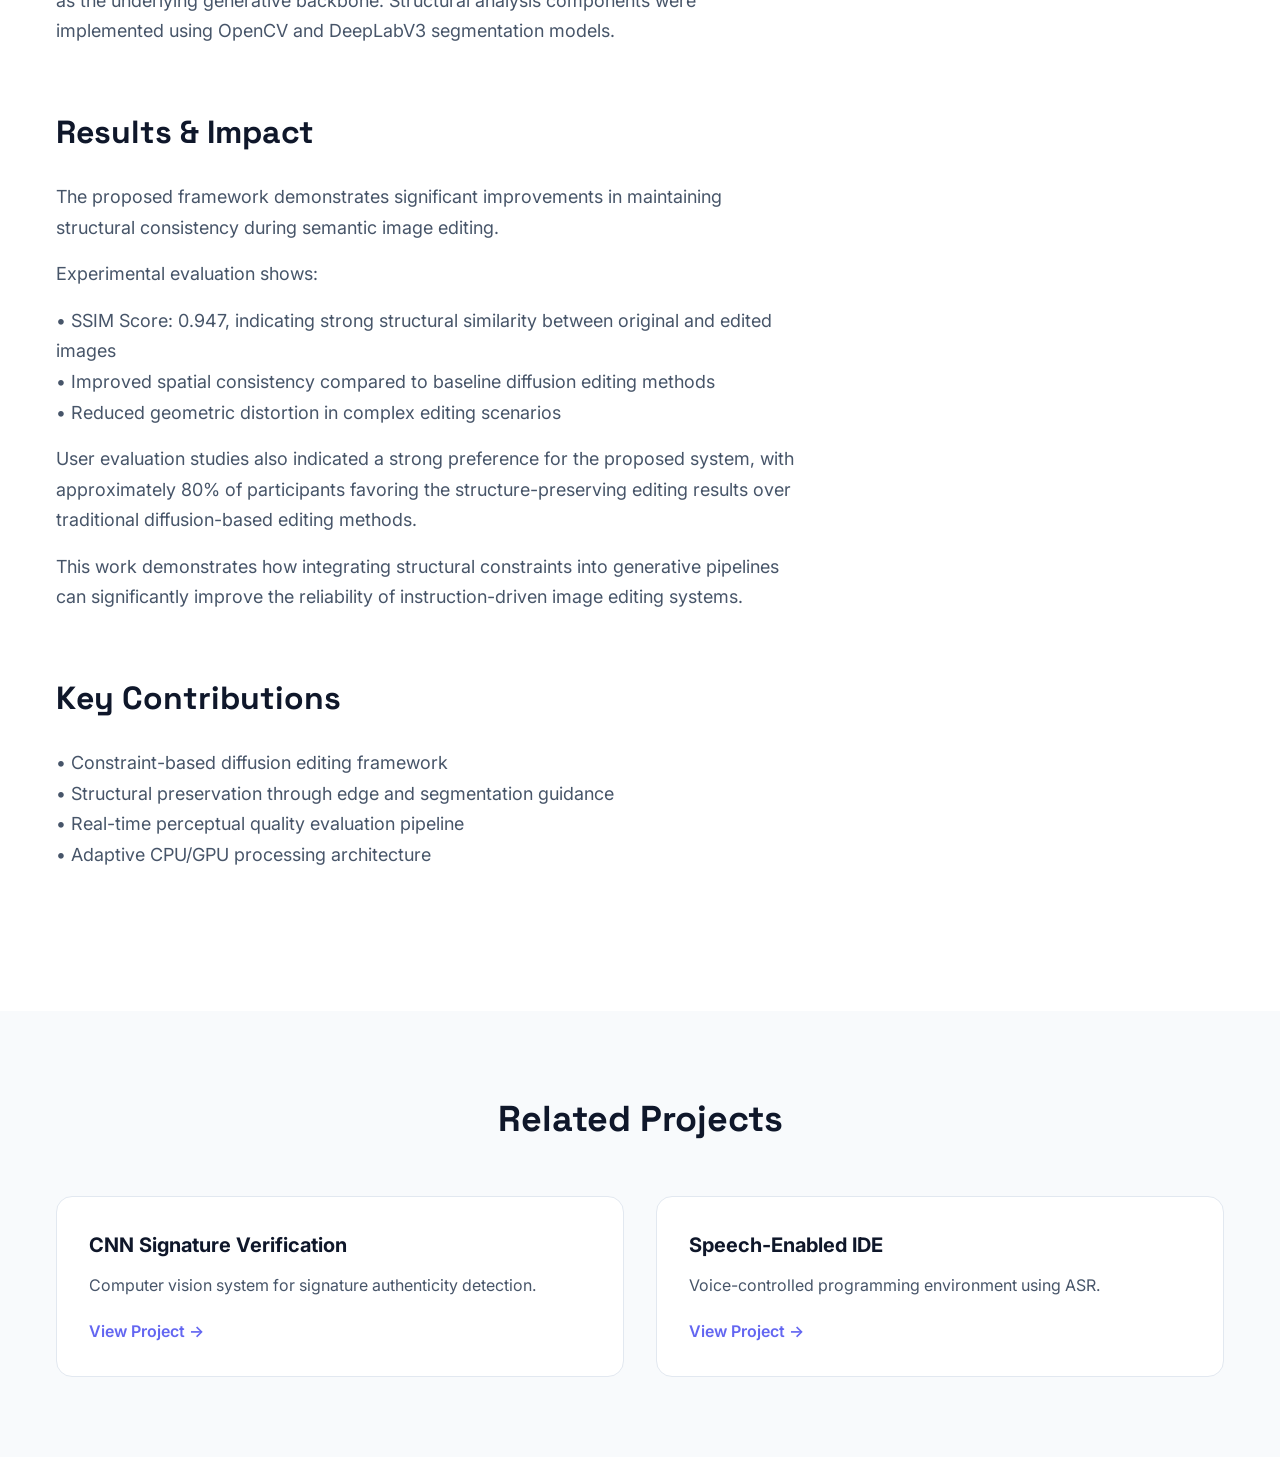
<file: projects/structure-preserving-image-editing.html>
<!DOCTYPE html>
<html lang="en">
<head>
    <meta charset="UTF-8">
    <meta name="viewport" content="width=device-width, initial-scale=1.0">
    <title>Structure-Preserving Semantic Image Editing - Shyaam Niranjan</title>
    <link rel="stylesheet" href="../styles.css">
    <link rel="preconnect" href="https://fonts.googleapis.com">
    <link rel="preconnect" href="https://fonts.gstatic.com" crossorigin>
    <link href="https://fonts.googleapis.com/css2?family=Inter:wght@300;400;500;600;700;800;900&display=swap" rel="stylesheet">
    <link href="https://fonts.googleapis.com/css2?family=Space+Grotesk:wght@300;400;500;600;700&display=swap" rel="stylesheet">
    <link rel="stylesheet" href="https://cdnjs.cloudflare.com/ajax/libs/font-awesome/6.4.0/css/all.min.css">
</head>
<body>
    <!-- Navigation -->
    <nav class="navbar">
        <div class="nav-container">
            <a href="../index.html" class="nav-logo">
                <span class="logo-text">SN</span>
                <span class="logo-dot"></span>
            </a>
            <ul class="nav-menu">
                <li><a href="../index.html" class="nav-link">Home</a></li>
                <li><a href="../index.html#projects" class="nav-link">Projects</a></li>
                <li><a href="../index.html#services" class="nav-link">Services</a></li>
                <li><a href="../index.html#contact" class="nav-link">Contact</a></li>
            </ul>
        </div>
    </nav>

    <!-- Project Hero -->
    <section class="project-hero">
        <div class="container">
            <div class="project-header">
                <div class="project-breadcrumb">
                    <a href="../index.html">Home</a>
                    <i class="fas fa-chevron-right"></i>
                    <a href="../index.html#projects">Projects</a>
                    <i class="fas fa-chevron-right"></i>
                    <span>Structure-Preserving Semantic Image Editing</span>
                </div>
                <h1 class="project-title">Structure-Preserving Semantic Image Editing</h1>
                <p class="project-subtitle">Diffusion model research system with structural constraint preservation</p>
                <div class="project-tech-hero">
                    <span class="tech-tag">PyTorch</span>
                    <span class="tech-tag">Diffusion Models</span>
                    <span class="tech-tag">Computer Vision</span>
                </div>
            </div>
        </div>
    </section>

    <!-- Project Content -->
    <section class="project-content">
        <div class="container">
            <div class="project-grid">
                <div class="project-main">
                    <div class="content-section">
                        <h2>Project Overview</h2>
                        <p>This project presents a structure-preserving semantic image editing framework designed to enable instruction-driven image modifications while maintaining spatial coherence and geometric integrity.</p>
                        <p>Traditional semantic editing approaches using generative models often introduce distortions in object boundaries and spatial relationships. This system addresses those limitations by integrating explicit structural constraints into a diffusion-based image editing pipeline.</p>
                        <p>The framework combines semantic understanding of user instructions with structural guidance derived from edge detection, segmentation maps, and spatial layout information. By injecting these constraints during the diffusion process, the system enables controlled image edits while preserving the structural consistency of the original image.</p>
                    </div>
                    
                    <div class="content-section">
                        <h2>Technical Implementation</h2>
                        <p>The system is built around a constraint-based diffusion architecture consisting of four major components:</p>
                        <p><strong>Semantic Understanding Module</strong><br>Interprets user instructions and extracts the intended editing operations and semantic constraints.</p>
                        <p><strong>Structural Preservation Module</strong><br>Extracts structural cues from the input image using techniques such as edge detection, segmentation analysis, and spatial layout modeling.</p>
                        <p><strong>Constraint-Based Diffusion Engine</strong><br>Integrates structural constraints into the diffusion denoising process to ensure spatial integrity during image generation.</p>
                        <p><strong>Quality Assessment Pipeline</strong><br>Evaluates editing results using structural and perceptual metrics including SSIM, LPIPS, and PSNR.</p>
                        <p>The system was implemented using PyTorch and FastAPI, with Stable Diffusion v1.5 used as the underlying generative backbone. Structural analysis components were implemented using OpenCV and DeepLabV3 segmentation models.</p>
                    </div>
                    
                    <div class="content-section">
                        <h2>Results & Impact</h2>
                        <p>The proposed framework demonstrates significant improvements in maintaining structural consistency during semantic image editing.</p>
                        <p>Experimental evaluation shows:</p>
                        <p>• SSIM Score: 0.947, indicating strong structural similarity between original and edited images<br>• Improved spatial consistency compared to baseline diffusion editing methods<br>• Reduced geometric distortion in complex editing scenarios</p>
                        <p>User evaluation studies also indicated a strong preference for the proposed system, with approximately 80% of participants favoring the structure-preserving editing results over traditional diffusion-based editing methods.</p>
                        <p>This work demonstrates how integrating structural constraints into generative pipelines can significantly improve the reliability of instruction-driven image editing systems.</p>
                    </div>

                    <div class="content-section">
                        <h2>Key Contributions</h2>
                        <p>• Constraint-based diffusion editing framework<br>• Structural preservation through edge and segmentation guidance<br>• Real-time perceptual quality evaluation pipeline<br>• Adaptive CPU/GPU processing architecture</p>
                    </div>
                </div>
                
                <div class="project-sidebar">
                    <div class="sidebar-card">
                        <h3>Project Details</h3>
                        <div class="detail-item">
                            <span class="detail-label">Category:</span>
                            <span class="detail-value">AI Research</span>
                        </div>
                        <div class="detail-item">
                            <span class="detail-label">Technologies:</span>
                            <span class="detail-value">PyTorch, Stable Diffusion, FastAPI, OpenCV, DeepLabV3</span>
                        </div>
                        <div class="detail-item">
                            <span class="detail-label">Status:</span>
                            <span class="detail-value">Research Completed – Under Review</span>
                        </div>
                    </div>
                    
                    <div class="sidebar-card">
                        <h3>Quick Links</h3>
                        <a href="https://github.com/ShyaamNiranjan/structure-preserving-semantic-image-editing.git" target="_blank" class="sidebar-link">
                            <i class="fas fa-code"></i>
                            View Source Code
                        </a>
                        <a href="StructurePreservingImageEditing.pdf" target="_blank" class="sidebar-link">
                            <i class="fas fa-file-alt"></i>
                            View Research Paper
                        </a>
                    </div>
                </div>
            </div>
        </div>
    </section>

    <!-- Related Projects -->
    <section class="related-projects">
        <div class="container">
            <h2>Related Projects</h2>
            <div class="related-grid">
                <div class="related-card">
                    <h3>CNN Signature Verification</h3>
                    <p>Computer vision system for signature authenticity detection.</p>
                    <a href="cnn-signature-verification.html">View Project →</a>
                </div>
                <div class="related-card">
                    <h3>Speech-Enabled IDE</h3>
                    <p>Voice-controlled programming environment using ASR.</p>
                    <a href="speech-enabled-ide.html">View Project →</a>
                </div>
            </div>
        </div>
    </section>

    <script src="../script.js"></script>
</body>
</html>
</file>
<file: styles.css>
/* Reset and Base Styles */
* {
    margin: 0;
    padding: 0;
    box-sizing: border-box;
}

:root {
    --primary-color: #6366f1;
    --primary-dark: #4f46e5;
    --primary-light: #818cf8;
    --secondary-color: #f43f5e;
    --accent-color: #06b6d4;
    --text-primary: #0f172a;
    --text-secondary: #475569;
    --text-muted: #64748b;
    --bg-primary: #ffffff;
    --bg-secondary: #f8fafc;
    --bg-tertiary: #f1f5f9;
    --border-color: #e2e8f0;
    --gradient-1: linear-gradient(135deg, #667eea 0%, #764ba2 100%);
    --gradient-2: linear-gradient(135deg, #f093fb 0%, #f5576c 100%);
    --gradient-3: linear-gradient(135deg, #4facfe 0%, #00f2fe 100%);
    --shadow-sm: 0 1px 2px 0 rgb(0 0 0 / 0.05);
    --shadow-md: 0 4px 6px -1px rgb(0 0 0 / 0.1), 0 2px 4px -2px rgb(0 0 0 / 0.1);
    --shadow-lg: 0 10px 15px -3px rgb(0 0 0 / 0.1), 0 4px 6px -4px rgb(0 0 0 / 0.1);
    --shadow-xl: 0 20px 25px -5px rgb(0 0 0 / 0.1), 0 8px 10px -6px rgb(0 0 0 / 0.1);
}

body {
    font-family: 'Inter', -apple-system, BlinkMacSystemFont, 'Segoe UI', Roboto, sans-serif;
    line-height: 1.6;
    color: var(--text-primary);
    background-color: var(--bg-primary);
    overflow-x: hidden;
}

.container {
    max-width: 1200px;
    margin: 0 auto;
    padding: 0 20px;
}

/* Navigation */
.navbar {
    position: fixed;
    top: 0;
    width: 100%;
    background: rgba(255, 255, 255, 0.95);
    backdrop-filter: blur(20px);
    border-bottom: 1px solid var(--border-color);
    z-index: 1000;
    padding: 16px 0;
    transition: all 0.3s ease;
}

.nav-container {
    max-width: 1200px;
    margin: 0 auto;
    padding: 0 20px;
    display: flex;
    justify-content: space-between;
    align-items: center;
}

.nav-logo {
    font-family: 'Space Grotesk', sans-serif;
    font-size: 24px;
    font-weight: 700;
    color: var(--text-primary);
    text-decoration: none;
    display: flex;
    align-items: center;
    gap: 8px;
    transition: all 0.3s ease;
}

.logo-text {
    background: var(--gradient-1);
    -webkit-background-clip: text;
    -webkit-text-fill-color: transparent;
    background-clip: text;
}

.logo-dot {
    width: 8px;
    height: 8px;
    background: var(--secondary-color);
    border-radius: 50%;
    animation: pulse 2s infinite;
}

@keyframes pulse {
    0%, 100% { transform: scale(1); opacity: 1; }
    50% { transform: scale(1.2); opacity: 0.8; }
}

.nav-menu {
    display: flex;
    list-style: none;
    gap: 32px;
}

.nav-link {
    color: var(--text-secondary);
    text-decoration: none;
    font-weight: 500;
    transition: all 0.3s ease;
    position: relative;
}

.nav-link::after {
    content: '';
    position: absolute;
    bottom: -4px;
    left: 0;
    width: 0;
    height: 2px;
    background: var(--primary-color);
    transition: width 0.3s ease;
}

.nav-link:hover::after,
.nav-link.active::after {
    width: 100%;
}

.nav-link:hover,
.nav-link.active {
    color: var(--primary-color);
}

.nav-toggle {
    display: none;
    flex-direction: column;
    cursor: pointer;
}

.nav-toggle span {
    width: 25px;
    height: 3px;
    background: var(--text-primary);
    margin: 3px 0;
    transition: 0.3s;
    border-radius: 3px;
}

/* Hero Section */
.hero {
    min-height: 100vh;
    display: flex;
    align-items: center;
    padding: 80px 0 60px;
    position: relative;
    overflow: hidden;
}

.hero-bg {
    position: absolute;
    top: 0;
    left: 0;
    right: 0;
    bottom: 0;
    z-index: -1;
}

.hero-gradient {
    position: absolute;
    top: 0;
    left: 0;
    right: 0;
    bottom: 0;
    background: linear-gradient(135deg, #667eea 0%, #764ba2 100%);
    opacity: 0.05;
}

.hero-pattern {
    position: absolute;
    top: 0;
    left: 0;
    right: 0;
    bottom: 0;
    background-image: 
        radial-gradient(circle at 20% 80%, rgba(99, 102, 241, 0.1) 0%, transparent 50%),
        radial-gradient(circle at 80% 20%, rgba(244, 63, 94, 0.1) 0%, transparent 50%),
        radial-gradient(circle at 40% 40%, rgba(6, 182, 212, 0.1) 0%, transparent 50%);
}

.hero-content {
    text-align: center;
    max-width: 900px;
    margin: 0 auto;
}

.hero-badge {
    display: inline-flex;
    align-items: center;
    gap: 8px;
    background: var(--bg-secondary);
    border: 1px solid var(--border-color);
    border-radius: 50px;
    padding: 8px 16px;
    margin-bottom: 32px;
    font-size: 14px;
    font-weight: 500;
    color: var(--text-secondary);
    animation: fadeInUp 0.8s ease;
}

.hero-badge i {
    color: var(--primary-color);
}

.hero-title {
    font-family: 'Space Grotesk', sans-serif;
    font-size: 64px;
    font-weight: 800;
    margin-bottom: 24px;
    line-height: 1.1;
    animation: fadeInUp 0.8s ease 0.2s both;
}

.title-line {
    display: block;
    color: var(--text-primary);
    font-size: 64px;
    margin-bottom: 8px;
}

.title-gradient {
    display: block;
    background: var(--gradient-1);
    -webkit-background-clip: text;
    -webkit-text-fill-color: transparent;
    background-clip: text;
    font-size: 60px; /* Reduced by 4px from 64px */
}

.title-subtitle {
    font-size: 16px;
    font-weight: 500;
    color: var(--text-secondary);
    opacity: 0.9;
    line-height: 1.0; /* Very tight spacing like reference image */
    text-align: center; /* Center align the subtitle */
}

.hero-description {
    font-size: 20px;
    color: var(--text-secondary);
    margin-bottom: 48px;
    line-height: 1.6;
    max-width: 600px;
    margin-left: auto;
    margin-right: auto;
    animation: fadeInUp 0.8s ease 0.4s both;
}

.hero-buttons {
    display: flex;
    gap: 16px;
    justify-content: center;
    flex-wrap: wrap;
    margin-bottom: 48px;
    animation: fadeInUp 0.8s ease 0.6s both;
}

.btn {
    padding: 14px 28px;
    border-radius: 12px;
    text-decoration: none;
    font-weight: 600;
    transition: all 0.3s ease;
    display: inline-flex;
    align-items: center;
    gap: 8px;
    border: 2px solid transparent;
    font-size: 16px;
    position: relative;
    overflow: hidden;
}

.btn::before {
    content: '';
    position: absolute;
    top: 0;
    left: -100%;
    width: 100%;
    height: 100%;
    background: linear-gradient(90deg, transparent, rgba(255, 255, 255, 0.2), transparent);
    transition: left 0.5s ease;
}

.btn:hover::before {
    left: 100%;
}

.btn-primary {
    background: var(--gradient-1);
    color: white;
    box-shadow: var(--shadow-lg);
}

.btn-primary:hover {
    transform: translateY(-2px);
    box-shadow: var(--shadow-xl);
}

.btn-secondary {
    background: transparent;
    color: var(--primary-color);
    border-color: var(--primary-color);
}

.btn-secondary:hover {
    background: var(--primary-color);
    color: white;
    transform: translateY(-2px);
}

.btn-outline {
    background: transparent;
    color: var(--text-primary);
    border-color: var(--border-color);
}

.btn-outline:hover {
    border-color: var(--text-primary);
    background: var(--bg-secondary);
    transform: translateY(-2px);
}

.hero-stats {
    display: flex;
    gap: 48px;
    justify-content: center;
    animation: fadeInUp 0.8s ease 0.8s both;
}

.stat-item {
    text-align: center;
}

.stat-number {
    display: block;
    font-size: 32px;
    font-weight: 700;
    color: var(--primary-color);
    margin-bottom: 4px;
}

.stat-label {
    font-size: 14px;
    color: var(--text-muted);
    font-weight: 500;
}

/* Section Styles */
section {
    padding: 100px 0;
}

.section-header {
    text-align: center;
    margin-bottom: 80px;
}

.section-title {
    font-family: 'Space Grotesk', sans-serif;
    font-size: 48px;
    font-weight: 700;
    margin-bottom: 16px;
    color: var(--text-primary);
}

.section-subtitle {
    font-size: 18px;
    color: var(--text-secondary);
    max-width: 600px;
    margin: 0 auto;
}

/* About Section */
.about {
    background: var(--bg-secondary);
}

.about-content {
    max-width: 800px;
    margin: 0 auto;
    text-align: center;
}

.about-text p {
    font-size: 18px;
    color: var(--text-secondary);
    line-height: 1.7;
    margin-bottom: 48px;
}

.about-highlights {
    display: flex;
    gap: 32px;
    justify-content: center;
    flex-wrap: wrap;
}

.highlight-item {
    display: flex;
    align-items: center;
    gap: 12px;
    padding: 16px 24px;
    background: var(--bg-primary);
    border-radius: 12px;
    border: 1px solid var(--border-color);
    transition: all 0.3s ease;
}

.highlight-item:hover {
    transform: translateY(-2px);
    box-shadow: var(--shadow-md);
    border-color: var(--primary-color);
}

.highlight-item i {
    color: var(--primary-color);
    font-size: 20px;
}

.highlight-item span {
    font-weight: 600;
    color: var(--text-primary);
}

/* Expertise Section */
.expertise-grid {
    display: grid;
    grid-template-columns: repeat(auto-fit, minmax(320px, 1fr));
    gap: 40px;
    margin-top: 60px;
}

.expertise-category {
    background: var(--bg-primary);
    border-radius: 20px;
    padding: 40px;
    border: 1px solid var(--border-color);
    text-align: center;
    transition: all 0.3s ease;
    position: relative;
    overflow: hidden;
}

.expertise-category::before {
    content: '';
    position: absolute;
    top: 0;
    left: 0;
    right: 0;
    height: 4px;
    background: var(--gradient-1);
}

.expertise-category:hover {
    transform: translateY(-8px);
    box-shadow: var(--shadow-xl);
}

.expertise-icon {
    width: 80px;
    height: 80px;
    background: var(--gradient-1);
    border-radius: 20px;
    display: flex;
    align-items: center;
    justify-content: center;
    margin: 0 auto 24px;
    font-size: 32px;
    color: white;
}

.expertise-category h3 {
    font-size: 24px;
    font-weight: 700;
    margin-bottom: 20px;
    color: var(--text-primary);
}

.expertise-category ul {
    list-style: none;
}

.expertise-category li {
    padding: 12px 0;
    color: var(--text-secondary);
    position: relative;
    padding-left: 24px;
    transition: color 0.3s ease;
}

.expertise-category li:hover {
    color: var(--primary-color);
}

.expertise-category li::before {
    content: "▸";
    position: absolute;
    left: 0;
    color: var(--primary-color);
    font-weight: bold;
}

/* Projects Section */
.projects {
    background: var(--bg-secondary);
}

.projects-grid {
    display: grid;
    grid-template-columns: repeat(auto-fit, minmax(380px, 1fr));
    gap: 32px;
}

.project-card {
    background: var(--bg-primary);
    border-radius: 20px;
    padding: 40px;
    border: 1px solid var(--border-color);
    transition: all 0.3s ease;
    position: relative;
    overflow: hidden;
}

.project-card::before {
    content: '';
    position: absolute;
    top: 0;
    left: 0;
    right: 0;
    height: 4px;
    background: var(--gradient-2);
}

.project-card:hover {
    transform: translateY(-8px);
    box-shadow: var(--shadow-xl);
}

.project-header {
    display: flex;
    align-items: center;
    justify-content: space-between;
    margin-bottom: 24px;
}

.project-icon {
    width: 60px;
    height: 60px;
    background: var(--gradient-2);
    border-radius: 16px;
    display: flex;
    align-items: center;
    justify-content: center;
    font-size: 24px;
    color: white;
}

.project-number {
    font-size: 48px;
    font-weight: 800;
    color: var(--text-muted);
    opacity: 0.3;
    font-family: 'Space Grotesk', sans-serif;
}

.project-card h3 {
    font-size: 22px;
    font-weight: 700;
    margin-bottom: 16px;
    color: var(--text-primary);
}

.project-card p {
    color: var(--text-secondary);
    margin-bottom: 24px;
    line-height: 1.6;
}

.project-tech {
    display: flex;
    flex-wrap: wrap;
    gap: 8px;
    margin-bottom: 32px;
}

.tech-tag {
    background: var(--bg-tertiary);
    color: var(--text-secondary);
    padding: 6px 14px;
    border-radius: 20px;
    font-size: 14px;
    font-weight: 500;
    border: 1px solid var(--border-color);
    transition: all 0.3s ease;
}

.tech-tag:hover {
    background: var(--primary-color);
    color: white;
    border-color: var(--primary-color);
}

.project-link {
    color: var(--primary-color);
    text-decoration: none;
    font-weight: 600;
    display: inline-flex;
    align-items: center;
    gap: 8px;
    transition: all 0.3s ease;
}

.project-link:hover {
    color: var(--primary-dark);
    transform: translateX(4px);
}

/* Services Section */
.services-grid {
    display: grid;
    grid-template-columns: repeat(auto-fit, minmax(280px, 1fr));
    gap: 24px;
}

.service-item {
    background: var(--bg-primary);
    border: 1px solid var(--border-color);
    border-radius: 16px;
    padding: 32px 24px;
    text-align: center;
    transition: all 0.3s ease;
    position: relative;
    overflow: hidden;
}

.service-item::before {
    content: '';
    position: absolute;
    top: 0;
    left: 0;
    right: 0;
    height: 3px;
    background: var(--gradient-3);
    transform: scaleX(0);
    transition: transform 0.3s ease;
}

.service-item:hover::before {
    transform: scaleX(1);
}

.service-item:hover {
    transform: translateY(-4px);
    box-shadow: var(--shadow-lg);
    border-color: var(--accent-color);
}

.service-icon {
    width: 70px;
    height: 70px;
    background: var(--gradient-3);
    border-radius: 18px;
    display: flex;
    align-items: center;
    justify-content: center;
    margin: 0 auto 20px;
    font-size: 28px;
    color: white;
}

.service-item h3 {
    font-size: 18px;
    font-weight: 600;
    color: var(--text-primary);
    line-height: 1.4;
}

/* Available Section */
.available {
    background: var(--gradient-1);
    color: white;
    text-align: center;
    position: relative;
    overflow: hidden;
}

.available::before {
    content: '';
    position: absolute;
    top: 0;
    left: 0;
    right: 0;
    bottom: 0;
    background: url('data:image/svg+xml,<svg xmlns="http://www.w3.org/2000/svg" viewBox="0 0 100 100"><defs><pattern id="grain" width="100" height="100" patternUnits="userSpaceOnUse"><circle cx="25" cy="25" r="1" fill="white" opacity="0.1"/><circle cx="75" cy="75" r="1" fill="white" opacity="0.1"/></pattern></defs><rect width="100" height="100" fill="url(%23grain)"/></svg>');
    opacity: 0.3;
}

.available-content {
    position: relative;
    z-index: 1;
    max-width: 600px;
    margin: 0 auto;
}

.available-icon {
    width: 80px;
    height: 80px;
    background: rgba(255, 255, 255, 0.2);
    border-radius: 20px;
    display: flex;
    align-items: center;
    justify-content: center;
    margin: 0 auto 32px;
    font-size: 32px;
    color: white;
}

.available-content h3 {
    font-size: 36px;
    font-weight: 700;
    margin-bottom: 16px;
}

.available-content p {
    font-size: 18px;
    opacity: 0.9;
    margin-bottom: 32px;
    line-height: 1.6;
}

.available .btn-primary {
    background: white;
    color: var(--primary-color);
}

.available .btn-primary:hover {
    background: var(--bg-secondary);
}

/* Contact Section */
.contact {
    background: var(--bg-secondary);
}

.contact-info {
    display: grid;
    grid-template-columns: repeat(auto-fit, minmax(300px, 1fr));
    gap: 32px;
    max-width: 900px;
    margin: 0 auto;
}

.contact-item {
    background: var(--bg-primary);
    border: 1px solid var(--border-color);
    border-radius: 16px;
    padding: 32px;
    display: flex;
    align-items: center;
    gap: 20px;
    transition: all 0.3s ease;
}

.contact-item:hover {
    transform: translateY(-4px);
    box-shadow: var(--shadow-lg);
    border-color: var(--primary-color);
}

.contact-icon {
    width: 60px;
    height: 60px;
    background: var(--gradient-1);
    border-radius: 16px;
    display: flex;
    align-items: center;
    justify-content: center;
    font-size: 24px;
    color: white;
    flex-shrink: 0;
}

.contact-details strong {
    display: block;
    font-size: 14px;
    font-weight: 600;
    color: var(--text-muted);
    margin-bottom: 4px;
    text-transform: uppercase;
    letter-spacing: 0.5px;
}

.contact-details a {
    color: var(--text-primary);
    text-decoration: none;
    font-weight: 600;
    font-size: 18px;
    transition: color 0.3s ease;
}

.contact-details a:hover {
    color: var(--primary-color);
}

/* Animations */
@keyframes fadeInUp {
    from {
        opacity: 0;
        transform: translateY(30px);
    }
    to {
        opacity: 1;
        transform: translateY(0);
    }
}

/* Mobile Navigation */
.nav-toggle {
    display: none;
    flex-direction: column;
    cursor: pointer;
    width: 30px;
    height: 30px;
    justify-content: space-between;
    align-items: center;
}

.nav-toggle span {
    width: 100%;
    height: 3px;
    background: var(--text-primary);
    border-radius: 2px;
    transition: all 0.3s ease;
}

.nav-toggle.active span:nth-child(1) {
    transform: rotate(45deg) translate(8px, 8px);
}

.nav-toggle.active span:nth-child(2) {
    opacity: 0;
}

.nav-toggle.active span:nth-child(3) {
    transform: rotate(-45deg) translate(8px, -8px);
}

/* Responsive Design */
@media (max-width: 768px) {
    .nav-toggle {
        display: flex;
    }
    
    .nav-menu {
        position: fixed;
        top: 70px;
        right: -100%;
        width: 100%;
        height: calc(100vh - 70px);
        background: white;
        flex-direction: column;
        justify-content: flex-start;
        align-items: center;
        padding: 40px 20px;
        transition: right 0.3s ease;
        box-shadow: -2px 0 10px rgba(0, 0, 0, 0.1);
        z-index: 1000;
    }
    
    .nav-menu.active {
        right: 0;
    }
    
    .nav-menu li {
        margin: 20px 0;
    }
    
    .nav-link {
        font-size: 18px;
        font-weight: 600;
        color: var(--text-primary);
        text-decoration: none;
        transition: color 0.3s ease;
    }
    
    .nav-link:hover {
        color: var(--primary-color);
    }
    
    .hero-title {
        font-size: 36px;
    }
    
    .hero-description {
        font-size: 18px;
    }
    
    .hero-buttons {
        flex-direction: column;
        gap: 12px;
    }
    
    .btn {
        width: 100%;
        max-width: 300px;
    }
    
    .hero-stats {
        flex-direction: column;
        gap: 16px;
    }
    
    .section-title {
        font-size: 32px;
    }
    
    .expertise-grid {
        grid-template-columns: 1fr;
        gap: 24px;
    }
    
    .projects-grid {
        grid-template-columns: 1fr;
        gap: 24px;
    }
    
    .services-grid {
        grid-template-columns: 1fr;
        gap: 24px;
    }
    
    .process-grid {
        grid-template-columns: 1fr;
        gap: 24px;
    }
}

/* Additional mobile styles */
@media (max-width: 480px) {
    .hero-title {
        font-size: 28px;
    }
    
    .hero-description {
        font-size: 16px;
    }
    
    .section-title {
        font-size: 28px;
    }
    
    .process-step {
        padding: 24px;
    }
}

/* Project Page Styles */
.project-hero {
    padding: 120px 0 80px;
    background: linear-gradient(135deg, #667eea 0%, #764ba2 100%);
    color: white;
    position: relative;
    overflow: hidden;
}
    .container {
        padding: 0 16px;
    }
    
    .nav-container {
        padding: 0 16px;
    }
    
    .hero-title {
        font-size: 32px;
    }
    
    .section-title {
        font-size: 28px;
    }
    
    .project-card {
        padding: 24px;
    }
    
    .expertise-category {
        padding: 24px;
    }
    
    .service-item {
        padding: 24px 16px;
    }
    
    section {
        padding: 80px 0;
    }
}

/* Smooth scrolling */
html {
    scroll-behavior: smooth;
}

/* Selection color */
::selection {
    background-color: var(--primary-color);
    color: white;
}

/* Custom scrollbar */
::-webkit-scrollbar {
    width: 10px;
}

::-webkit-scrollbar-track {
    background: var(--bg-secondary);
}

::-webkit-scrollbar-thumb {
    background: var(--primary-color);
    border-radius: 5px;
}

::-webkit-scrollbar-thumb:hover {
    background: var(--primary-dark);
}

/* Project Page Styles */
.project-hero {
    padding: 120px 0 80px;
    background: linear-gradient(135deg, #667eea 0%, #764ba2 100%);
    color: white;
    position: relative;
    overflow: hidden;
}

.project-hero::before {
    content: '';
    position: absolute;
    top: 0;
    left: 0;
    right: 0;
    bottom: 0;
    background: url('data:image/svg+xml,<svg xmlns="http://www.w3.org/2000/svg" viewBox="0 0 100 100"><defs><pattern id="grain" width="100" height="100" patternUnits="userSpaceOnUse"><circle cx="25" cy="25" r="1" fill="white" opacity="0.1"/><circle cx="75" cy="75" r="1" fill="white" opacity="0.1"/></pattern></defs><rect width="100" height="100" fill="url(%23grain)"/></svg>');
    opacity: 0.3;
}

.project-header {
    position: relative;
    z-index: 1;
    text-align: center;
}

.project-breadcrumb {
    display: none;
}

.project-hero .container {
    display: flex;
    flex-direction: row;
    justify-content: space-between;
    align-items: center;
    max-width: 1200px;
    margin: 0 auto;
    padding: 0 20px;
}

.project-header {
    flex: 1;
    text-align: left;
    position: relative;
    z-index: 1;
}

.project-title {
    font-family: 'Space Grotesk', sans-serif;
    font-size: 48px;
    font-weight: 800;
    margin-bottom: 16px;
    line-height: 1.1;
    text-align: left;
}

.project-subtitle {
    font-size: 20px;
    opacity: 0.9;
    margin-bottom: 32px;
    max-width: 600px;
    text-align: left;
}

.project-tech-hero {
    display: flex;
    flex-direction: column;
    gap: 12px;
    align-items: flex-end;
    flex-shrink: 0;
    margin-left: 60px;
}

.project-tech-hero .tech-tag {
    background: rgba(255, 255, 255, 0.2);
    color: white;
    border: 1px solid rgba(255, 255, 255, 0.3);
    backdrop-filter: blur(10px);
    text-align: center;
    min-width: 150px;
}

/* Project Content */
.project-content {
    padding: 80px 0;
}

.project-grid {
    display: grid;
    grid-template-columns: 2fr 1fr;
    gap: 60px;
    align-items: start;
}

.project-main {
    max-width: none;
}

.content-section {
    margin-bottom: 60px;
}

.content-section h2 {
    font-family: 'Space Grotesk', sans-serif;
    font-size: 32px;
    font-weight: 700;
    margin-bottom: 24px;
    color: var(--text-primary);
}

.content-section p {
    font-size: 18px;
    line-height: 1.7;
    color: var(--text-secondary);
    margin-bottom: 16px;
}

/* Project Sidebar */
.project-sidebar {
    position: sticky;
    top: 100px;
}

.sidebar-card {
    background: var(--bg-primary);
    border: 1px solid var(--border-color);
    border-radius: 16px;
    padding: 32px;
    margin-bottom: 24px;
}

.sidebar-card h3 {
    font-size: 20px;
    font-weight: 700;
    margin-bottom: 24px;
    color: var(--text-primary);
}

.detail-item {
    display: flex;
    justify-content: space-between;
    align-items: center;
    padding: 12px 0;
    border-bottom: 1px solid var(--border-color);
}

.detail-item:last-child {
    border-bottom: none;
}

.detail-label {
    font-size: 14px;
    font-weight: 600;
    color: var(--text-muted);
    text-transform: uppercase;
    letter-spacing: 0.5px;
}

.detail-value {
    font-size: 16px;
    font-weight: 600;
    color: var(--text-primary);
    text-align: right;
}

.sidebar-link {
    display: flex;
    align-items: center;
    gap: 12px;
    padding: 16px 0;
    color: var(--text-primary);
    text-decoration: none;
    font-weight: 500;
    transition: color 0.3s ease;
    border-bottom: 1px solid var(--border-color);
}

.sidebar-link:last-child {
    border-bottom: none;
}

.sidebar-link:hover {
    color: var(--primary-color);
}

.sidebar-link i {
    color: var(--primary-color);
    width: 20px;
    text-align: center;
}

/* Related Projects */
.related-projects {
    background: var(--bg-secondary);
    padding: 80px 0;
}

.related-projects h2 {
    font-family: 'Space Grotesk', sans-serif;
    font-size: 36px;
    font-weight: 700;
    text-align: center;
    margin-bottom: 48px;
    color: var(--text-primary);
}

.related-grid {
    display: grid;
    grid-template-columns: repeat(auto-fit, minmax(300px, 1fr));
    gap: 32px;
}

.related-card {
    background: var(--bg-primary);
    border: 1px solid var(--border-color);
    border-radius: 16px;
    padding: 32px;
    transition: all 0.3s ease;
}

.related-card:hover {
    transform: translateY(-4px);
    box-shadow: var(--shadow-lg);
    border-color: var(--primary-color);
}

.related-card h3 {
    font-size: 20px;
    font-weight: 700;
    margin-bottom: 12px;
    color: var(--text-primary);
}

.related-card p {
    color: var(--text-secondary);
    margin-bottom: 20px;
    line-height: 1.6;
}

.related-card a {
    color: var(--primary-color);
    text-decoration: none;
    font-weight: 600;
    transition: color 0.3s ease;
}

.related-card a:hover {
    color: var(--primary-dark);
}

/* Responsive Design for Project Pages */
@media (max-width: 768px) {
    .project-hero .container {
        flex-direction: column;
        text-align: center;
        gap: 30px;
    }

    .project-header {
        text-align: center;
        flex: 1;
    }

    .project-title {
        font-size: 36px;
        text-align: center;
    }
    
    .project-subtitle {
        font-size: 18px;
        text-align: center;
        margin-left: auto;
        margin-right: auto;
    }

    .project-tech-hero {
        flex-direction: row;
        align-items: center;
        justify-content: center;
        margin-left: 0;
        flex-wrap: wrap;
    }

    .project-tech-hero .tech-tag {
        text-align: center;
        min-width: auto;
    }
    
    .project-grid {
        grid-template-columns: 1fr;
        gap: 40px;
    }
    
    .project-sidebar {
        position: static;
    }
    
    .content-section h2 {
        font-size: 28px;
    }
    
    .related-grid {
        grid-template-columns: 1fr;
    }
}

/* How I Work Section */
.how-i-work {
    padding: 100px 0;
    background: var(--bg-secondary);
}

.process-grid {
    display: grid;
    grid-template-columns: repeat(auto-fit, minmax(280px, 1fr));
    gap: 32px;
    margin-top: 48px;
}

.process-step {
    background: var(--bg-primary);
    border: 1px solid var(--border-color);
    border-radius: 16px;
    padding: 32px;
    text-align: center;
    transition: all 0.3s ease;
    position: relative;
    overflow: hidden;
}

.process-step::before {
    content: '';
    position: absolute;
    top: 0;
    left: 0;
    right: 0;
    height: 4px;
    background: var(--gradient-1);
    opacity: 0.1;
}

.process-step:hover {
    transform: translateY(-8px);
    box-shadow: var(--shadow-lg);
    border-color: var(--primary-color);
}

.step-number {
    font-size: 24px;
    font-weight: 700;
    margin-bottom: 16px;
    color: var(--primary-color);
}

.process-step h3 {
    font-family: 'Space Grotesk', sans-serif;
    font-size: 20px;
    font-weight: 600;
    margin-bottom: 12px;
    color: var(--text-primary);
}

.process-step p {
    color: var(--text-secondary);
    line-height: 1.6;
    margin-bottom: 16px;
}

.step-example {
    font-size: 14px;
    color: var(--text-muted);
    font-style: italic;
    line-height: 1.5;
}

@media (max-width: 480px) {
    .project-hero {
        padding: 100px 0 60px;
    }
    
    .project-title {
        font-size: 28px;
    }
    
    .project-breadcrumb {
        font-size: 12px;
        flex-wrap: wrap;
    }
    
    .sidebar-card {
        padding: 24px;
    }
    
    .related-card {
        padding: 24px;
    }
}

/* Architecture Page Styles */
.architecture-container {
    background: var(--bg-secondary);
    border-radius: 16px;
    padding: 32px;
    margin: 24px 0;
    overflow-x: auto;
}

.architecture-diagram {
    background: var(--bg-primary);
    border: 1px solid var(--border-color);
    border-radius: 8px;
    padding: 24px;
    font-family: 'Courier New', monospace;
    font-size: 12px;
    line-height: 1.4;
    color: var(--text-primary);
    white-space: pre;
    overflow-x: auto;
    margin: 0;
}

.architecture-caption {
    text-align: center;
    color: var(--text-secondary);
    font-size: 14px;
    margin-top: 16px;
    font-style: italic;
}

.component-grid {
    display: grid;
    grid-template-columns: repeat(auto-fit, minmax(300px, 1fr));
    gap: 24px;
    margin-top: 32px;
}

.component-card {
    background: var(--bg-primary);
    border: 1px solid var(--border-color);
    border-radius: 12px;
    padding: 24px;
    transition: all 0.3s ease;
}

.component-card:hover {
    transform: translateY(-2px);
    box-shadow: var(--shadow-md);
    border-color: var(--primary-color);
}

.component-card h3 {
    display: flex;
    align-items: center;
    gap: 12px;
    font-size: 18px;
    font-weight: 600;
    margin-bottom: 12px;
    color: var(--text-primary);
}

.component-card h3 i {
    color: var(--primary-color);
    width: 20px;
    text-align: center;
}

.component-card p {
    color: var(--text-secondary);
    line-height: 1.6;
    font-size: 14px;
}

.feature-item {
    display: flex;
    align-items: center;
    gap: 12px;
    padding: 12px 0;
    border-bottom: 1px solid var(--border-color);
}

.feature-item:last-child {
    border-bottom: none;
}

.feature-item i {
    color: var(--primary-color);
    width: 20px;
    text-align: center;
}

.feature-item span {
    color: var(--text-primary);
    font-weight: 500;
    font-size: 14px;
}

.consideration-grid {
    display: grid;
    grid-template-columns: repeat(auto-fit, minmax(300px, 1fr));
    gap: 24px;
    margin-top: 32px;
}

.consideration-item {
    background: var(--bg-primary);
    border: 1px solid var(--border-color);
    border-radius: 12px;
    padding: 24px;
    transition: all 0.3s ease;
}

.consideration-item:hover {
    transform: translateY(-2px);
    box-shadow: var(--shadow-md);
    border-color: var(--primary-color);
}

.consideration-item h4 {
    display: flex;
    align-items: center;
    gap: 12px;
    font-size: 18px;
    font-weight: 600;
    margin-bottom: 12px;
    color: var(--text-primary);
}

.consideration-item h4 i {
    color: var(--primary-color);
    width: 20px;
    text-align: center;
}

.consideration-item p {
    color: var(--text-secondary);
    line-height: 1.6;
    font-size: 14px;
}
</file>
